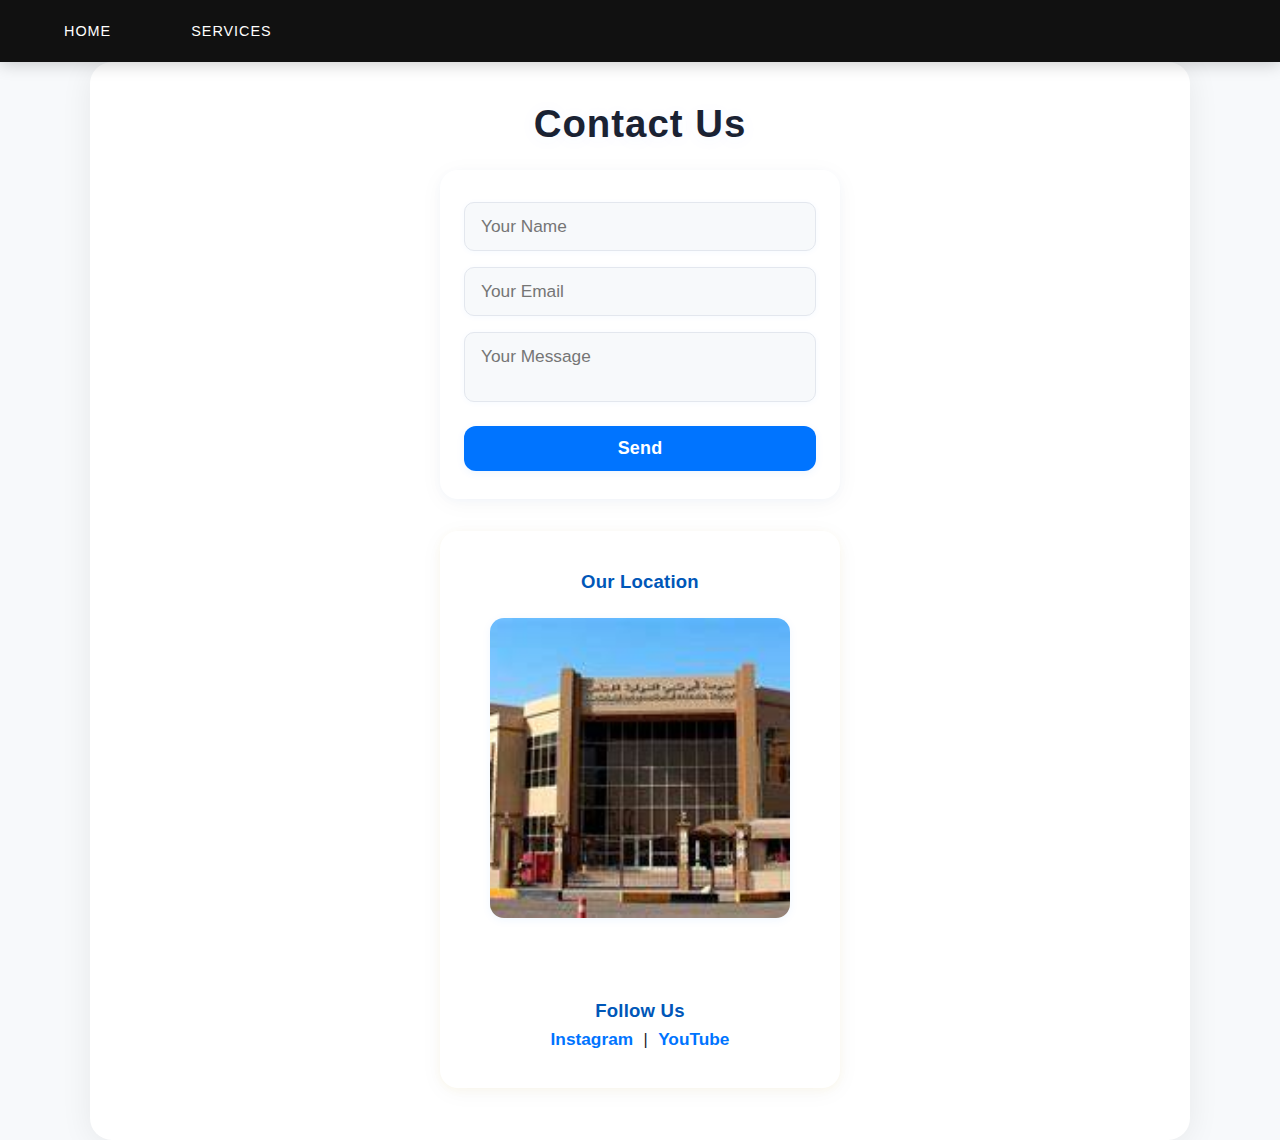
<file: contact.html>
<!DOCTYPE html>
<html lang="en">
<head>
    <meta charset="UTF-8">
    <meta name="viewport" content="width=device-width, initial-scale=1.0">
    <title>Contact - UAE Website</title>
    <link rel="stylesheet" href="style.css">
    <link rel="stylesheet" href="contact.css">
</head>
<body>
    <nav class="navbar">
        <ul>
            <li><a href="index.html">HOME</a></li>
            <li><a href="services.html">SERVICES</a></li>
            
        </ul>
    </nav>
    <main class="main-section">
        <h1>Contact Us</h1>
        <form class="contact-form">
            <input type="text" placeholder="Your Name" required>
            <input type="email" placeholder="Your Email" required>
            <textarea placeholder="Your Message" required></textarea>
            <button type="submit">Send</button>
        </form>
        <div class="contact-info">
            <h2>Our Location</h2>
            <a href="https://www.bing.com/maps?&ty=18&q=Abu%20Dhabi%20International%20School%2C%2015%203rd%20Street%2C%20Abu%20Dhabi%2C%20United%20Arab%20Emirates&ss=ypid.YN8003x3580872422519499622&mb=24.467453~54.356704~24.457512~54.373355&description=15%203rd%20Street%2C%20Abu%20Dhabi%2C%20Emirate%20of%20Abu%20Dhabi%2020048%C2%B7Private%20school&cardbg=%2388979C&dt=1745215200000&tt=Abu%20Dhabi%20International%20School&tsts1=%2526ty%253D18%2526q%253DAbu%252520Dhabi%252520International%252520School%25252C%25252015%2525203rd%252520Street%25252C%252520Abu%252520Dhabi%25252C%252520United%252520Arab%252520Emirates%2526ss%253Dypid.YN8003x3580872422519499622%2526mb%253D24.467453~54.356704~24.457512~54.373355%2526description%253D15%2525203rd%252520Street%25252C%252520Abu%252520Dhabi%25252C%252520Emirate%252520of%252520Abu%252520Dhabi%25252020048%2525C2%2525B7Private%252520school%2526cardbg%253D%25252388979C%2526dt%253D1745215200000&tstt1=Abu%20Dhabi%20International%20School&cp=24.462559~54.363811&lvl=16.99971&pi=0&ftst=1&ftics=True&v=2&sV=2&form=S00027" target="_blank" rel="noopener">
                <img src="images/AIS MBZ.jpg" alt="UAE Map" class="contact-map large-map">
            </a>
            <div style="margin: 16px 0; width:100%; max-width:340px;">
                <iframe
                    src="https://www.bing.com/maps?&ty=18&q=Abu%20Dhabi%20International%20School%2C%2015%203rd%20Street%2C%20Abu%20Dhabi%2C%20United%20Arab%20Emirates&ss=ypid.YN8003x3580872422519499622&mb=24.467453~54.356704~24.457512~54.373355&description=15%203rd%20Street%2C%20Abu%20Dhabi%2C%20Emirate%20of%20Abu%20Dhabi%2020048%C2%B7Private%20school&cardbg=%2388979C&dt=1745215200000&tt=Abu%20Dhabi%20International%20School&tsts1=%2526ty%253D18%2526q%253DAbu%252520Dhabi%252520International%252520School%25252C%25252015%2525203rd%252520Street%25252C%252520Abu%252520Dhabi%25252C%252520United%252520Arab%252520Emirates%2526ss%253Dypid.YN8003x3580872422519499622%2526mb%253D24.467453~54.356704~24.457512~54.373355%2526description%253D15%2525203rd%252520Street%25252C%252520Abu%252520Dhabi%25252C%252520Emirate%252520of%252520Abu%252520Dhabi%25252020048%2525C2%2525B7Private%252520school%2526cardbg%253D%25252388979C%2526dt%253D1745215200000&tstt1=Abu%20Dhabi%20International%20School&cp=24.462559~54.363811&lvl=16.99971&pi=0&ftst=1&ftics=True&v=2&sV=2&form=S00027"
                    width="0%"
                    height="0"
                    style="border:0; border-radius:12px; box-shadow:0 2px 10px #0074ff11;"
                    allowfullscreen=""
                    loading="lazy"
                    referrerpolicy="no-referrer-when-downgrade"
                    title="Abu Dhabi International School Map">
                </iframe>
            </div>
            <h2>Follow Us</h2>
            <p>
                <a href="#" class="social-icon">Instagram</a> |
                <a href="#" class="social-icon">YouTube</a>
            </p>
            <p class="credit"></p>
        </div>
    </main>
</body>
</html>
</file>
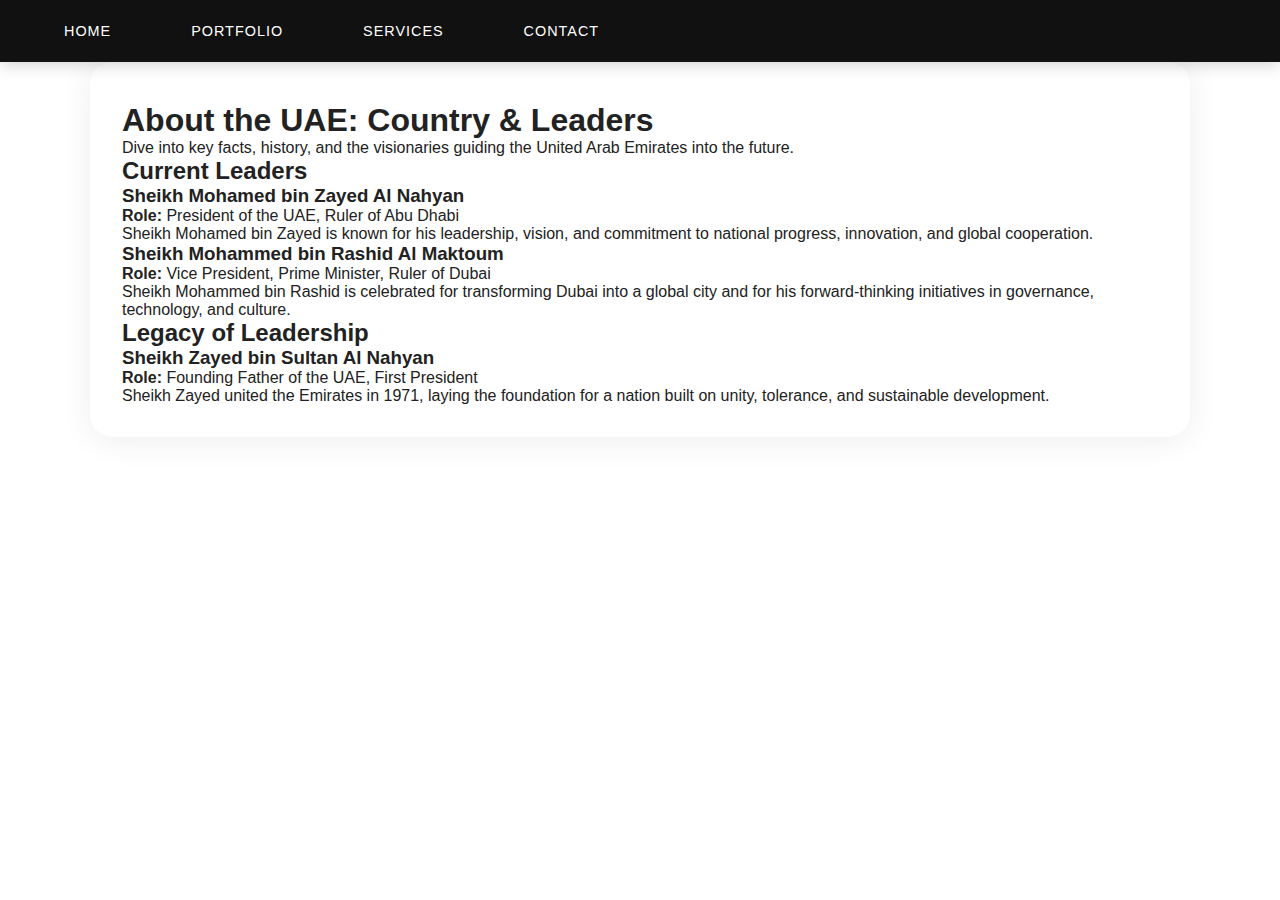
<file: Discover_uae_leaders.html>
<!DOCTYPE html>
<html lang="en">
<head>
    <meta charset="UTF-8">
    <meta name="viewport" content="width=device-width, initial-scale=1.0">
    <title>UAE: Country & Leaders</title>
    <link rel="stylesheet" href="style.css">
</head>
<body>
    <nav class="navbar">
        <ul>
            <li><a href="index.html">HOME</a></li>
            <li><a href="#portfolio">PORTFOLIO</a></li>
            <li><a href="#services">SERVICES</a></li>
            <li><a href="#contact">CONTACT</a></li>
        </ul>
    </nav>
    <main class="main-section">
        <section class="leaders-hero">
            <h1>About the UAE: Country & Leaders</h1>
            <p>Dive into key facts, history, and the visionaries guiding the United Arab Emirates into the future.</p>
        </section>
        <section class="leaders-list">
            <h2>Current Leaders</h2>
            <div class="leader-profile">
                <h3>Sheikh Mohamed bin Zayed Al Nahyan</h3>
                <p><strong>Role:</strong> President of the UAE, Ruler of Abu Dhabi</p>
                <p>Sheikh Mohamed bin Zayed is known for his leadership, vision, and commitment to national progress, innovation, and global cooperation.</p>
            </div>
            <div class="leader-profile">
                <h3>Sheikh Mohammed bin Rashid Al Maktoum</h3>
                <p><strong>Role:</strong> Vice President, Prime Minister, Ruler of Dubai</p>
                <p>Sheikh Mohammed bin Rashid is celebrated for transforming Dubai into a global city and for his forward-thinking initiatives in governance, technology, and culture.</p>
            </div>
        </section>
        <section class="leaders-legacy">
            <h2>Legacy of Leadership</h2>
            <div class="leader-profile">
                <h3>Sheikh Zayed bin Sultan Al Nahyan</h3>
                <p><strong>Role:</strong> Founding Father of the UAE, First President</p>
                <p>Sheikh Zayed united the Emirates in 1971, laying the foundation for a nation built on unity, tolerance, and sustainable development.</p>
            </div>
        </section>
    </main>
</body>
</html>
</file>
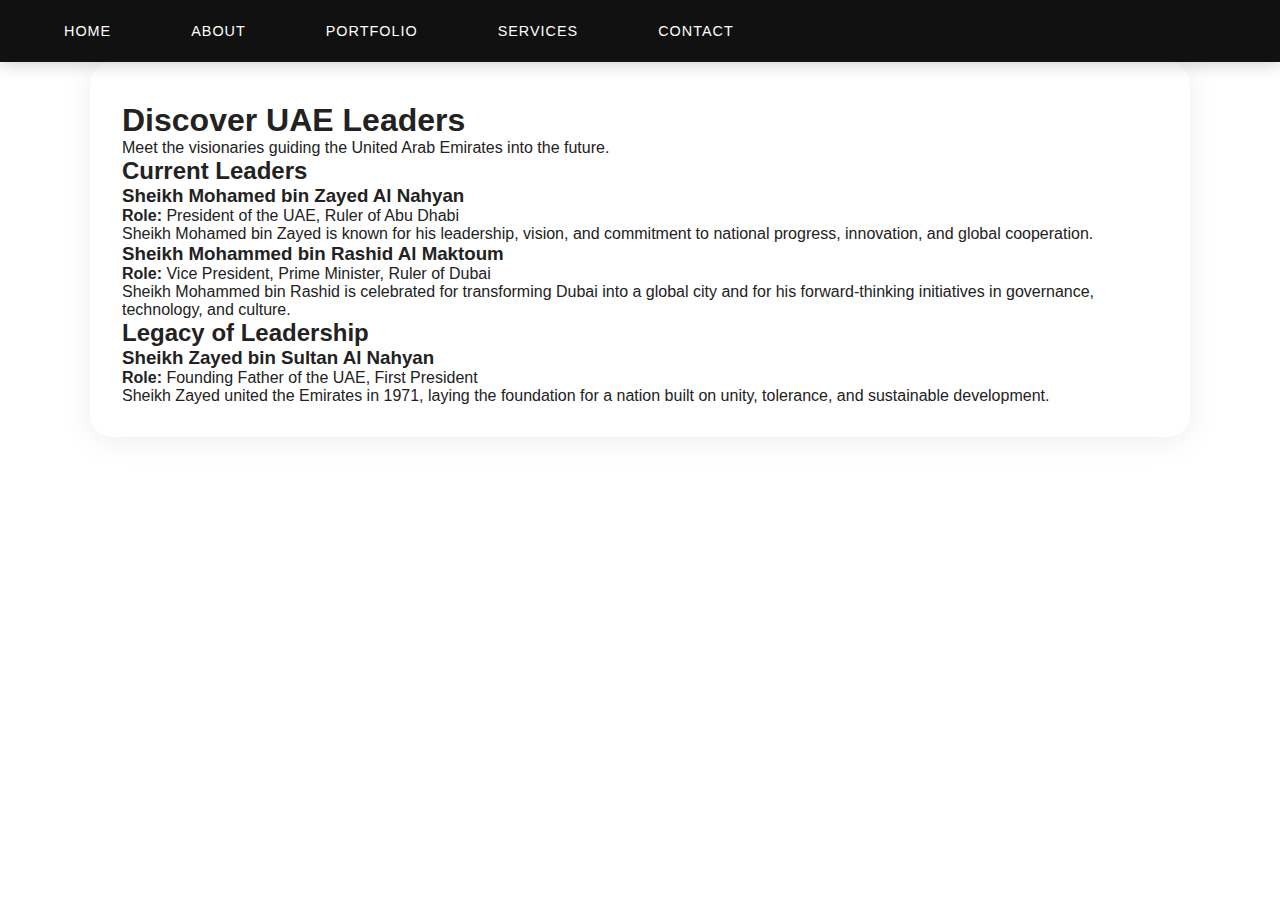
<file: rulers.html>
<!DOCTYPE html>
<html lang="en">
<head>
    <meta charset="UTF-8">
    <meta name="viewport" content="width=device-width, initial-scale=1.0">
    <title>Discover UAE Leaders</title>
    <link rel="stylesheet" href="style.css">
</head>
<body>
    <nav class="navbar">
        <ul>
            <li><a href="index.html">HOME</a></li>
            <li><a href="about.html">ABOUT</a></li>
            <li><a href="#portfolio">PORTFOLIO</a></li>
            <li><a href="#services">SERVICES</a></li>
            <li><a href="#contact">CONTACT</a></li>
        </ul>
    </nav>
    <main class="main-section">
        <section class="leaders-hero">
            <h1>Discover UAE Leaders</h1>
            <p>Meet the visionaries guiding the United Arab Emirates into the future.</p>
        </section>
        <section class="leaders-list">
            <h2>Current Leaders</h2>
            <div class="leader-profile">
                <h3>Sheikh Mohamed bin Zayed Al Nahyan</h3>
                <p><strong>Role:</strong> President of the UAE, Ruler of Abu Dhabi</p>
                <p>Sheikh Mohamed bin Zayed is known for his leadership, vision, and commitment to national progress, innovation, and global cooperation.</p>
            </div>
            <div class="leader-profile">
                <h3>Sheikh Mohammed bin Rashid Al Maktoum</h3>
                <p><strong>Role:</strong> Vice President, Prime Minister, Ruler of Dubai</p>
                <p>Sheikh Mohammed bin Rashid is celebrated for transforming Dubai into a global city and for his forward-thinking initiatives in governance, technology, and culture.</p>
            </div>
        </section>
        <section class="leaders-legacy">
            <h2>Legacy of Leadership</h2>
            <div class="leader-profile">
                <h3>Sheikh Zayed bin Sultan Al Nahyan</h3>
                <p><strong>Role:</strong> Founding Father of the UAE, First President</p>
                <p>Sheikh Zayed united the Emirates in 1971, laying the foundation for a nation built on unity, tolerance, and sustainable development.</p>
            </div>
        </section>
    </main>
    <script src="script.js"></script>
</body>
</html>
</file>
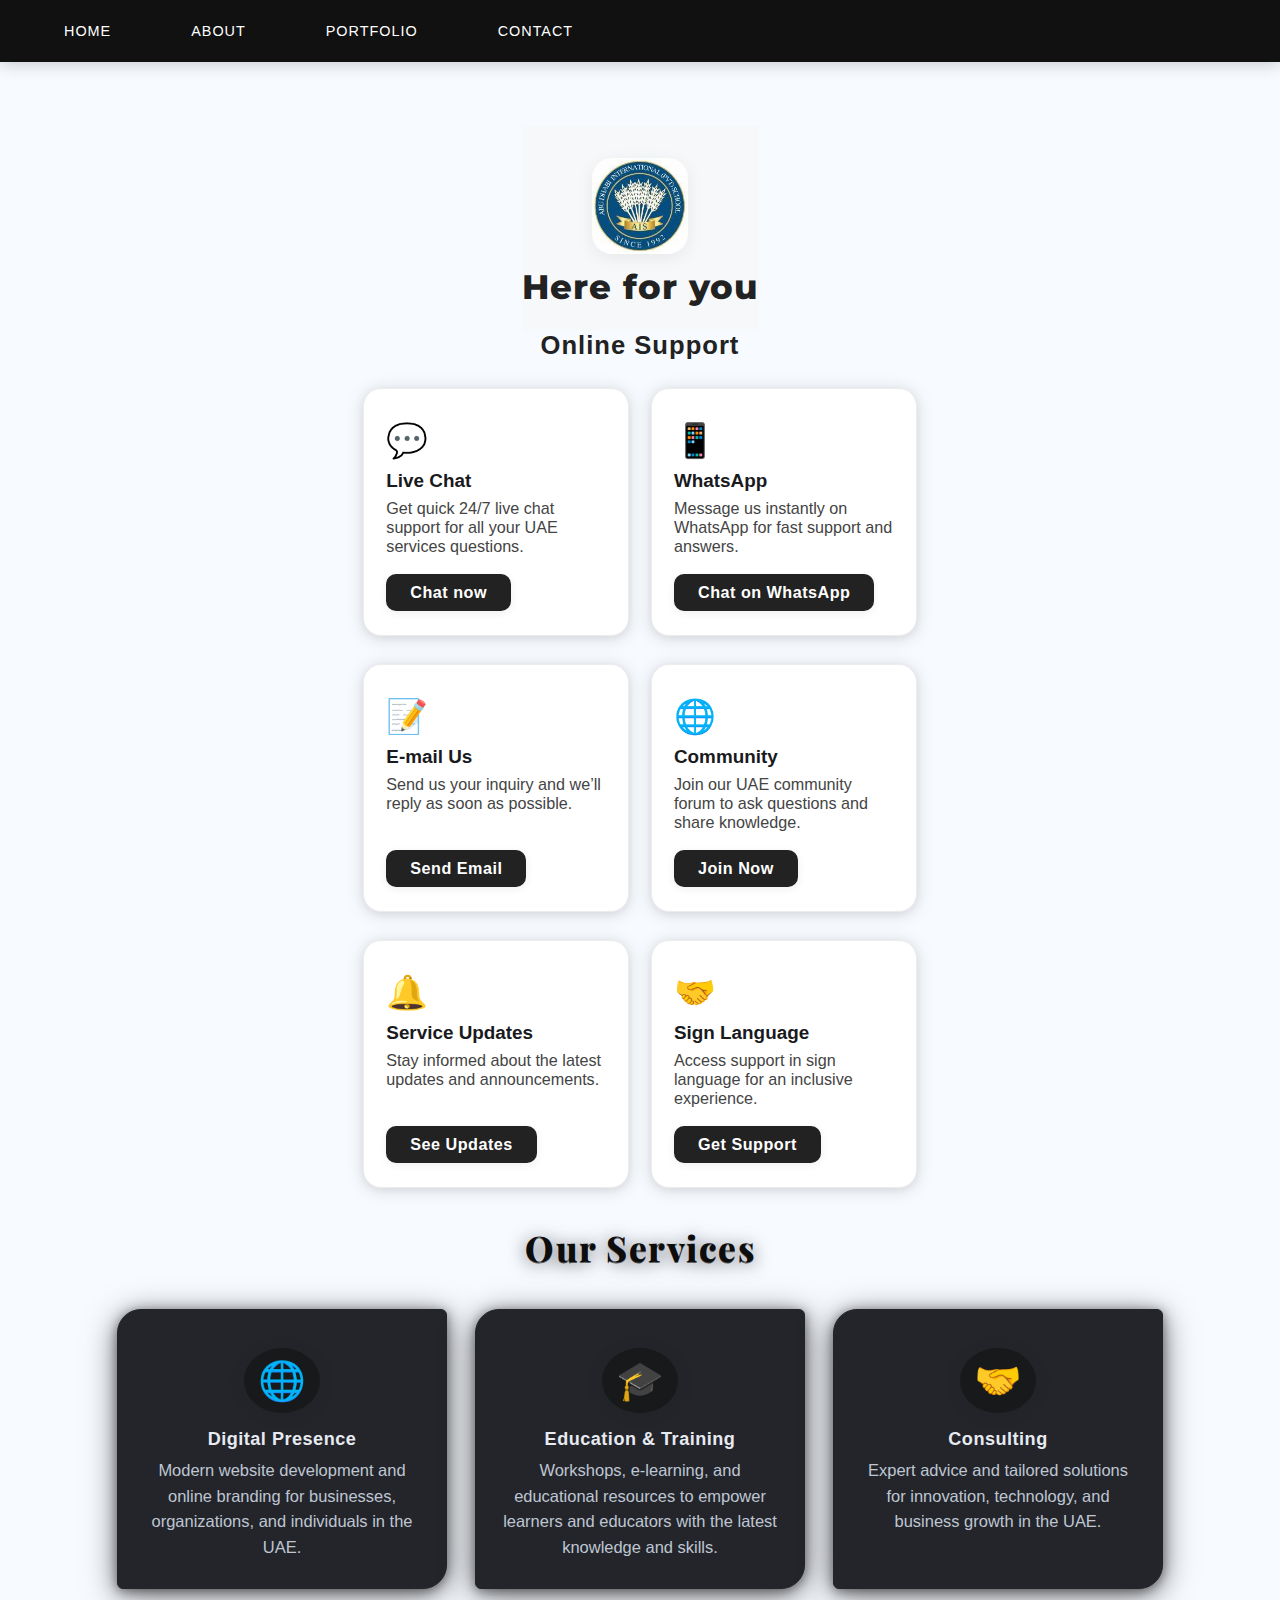
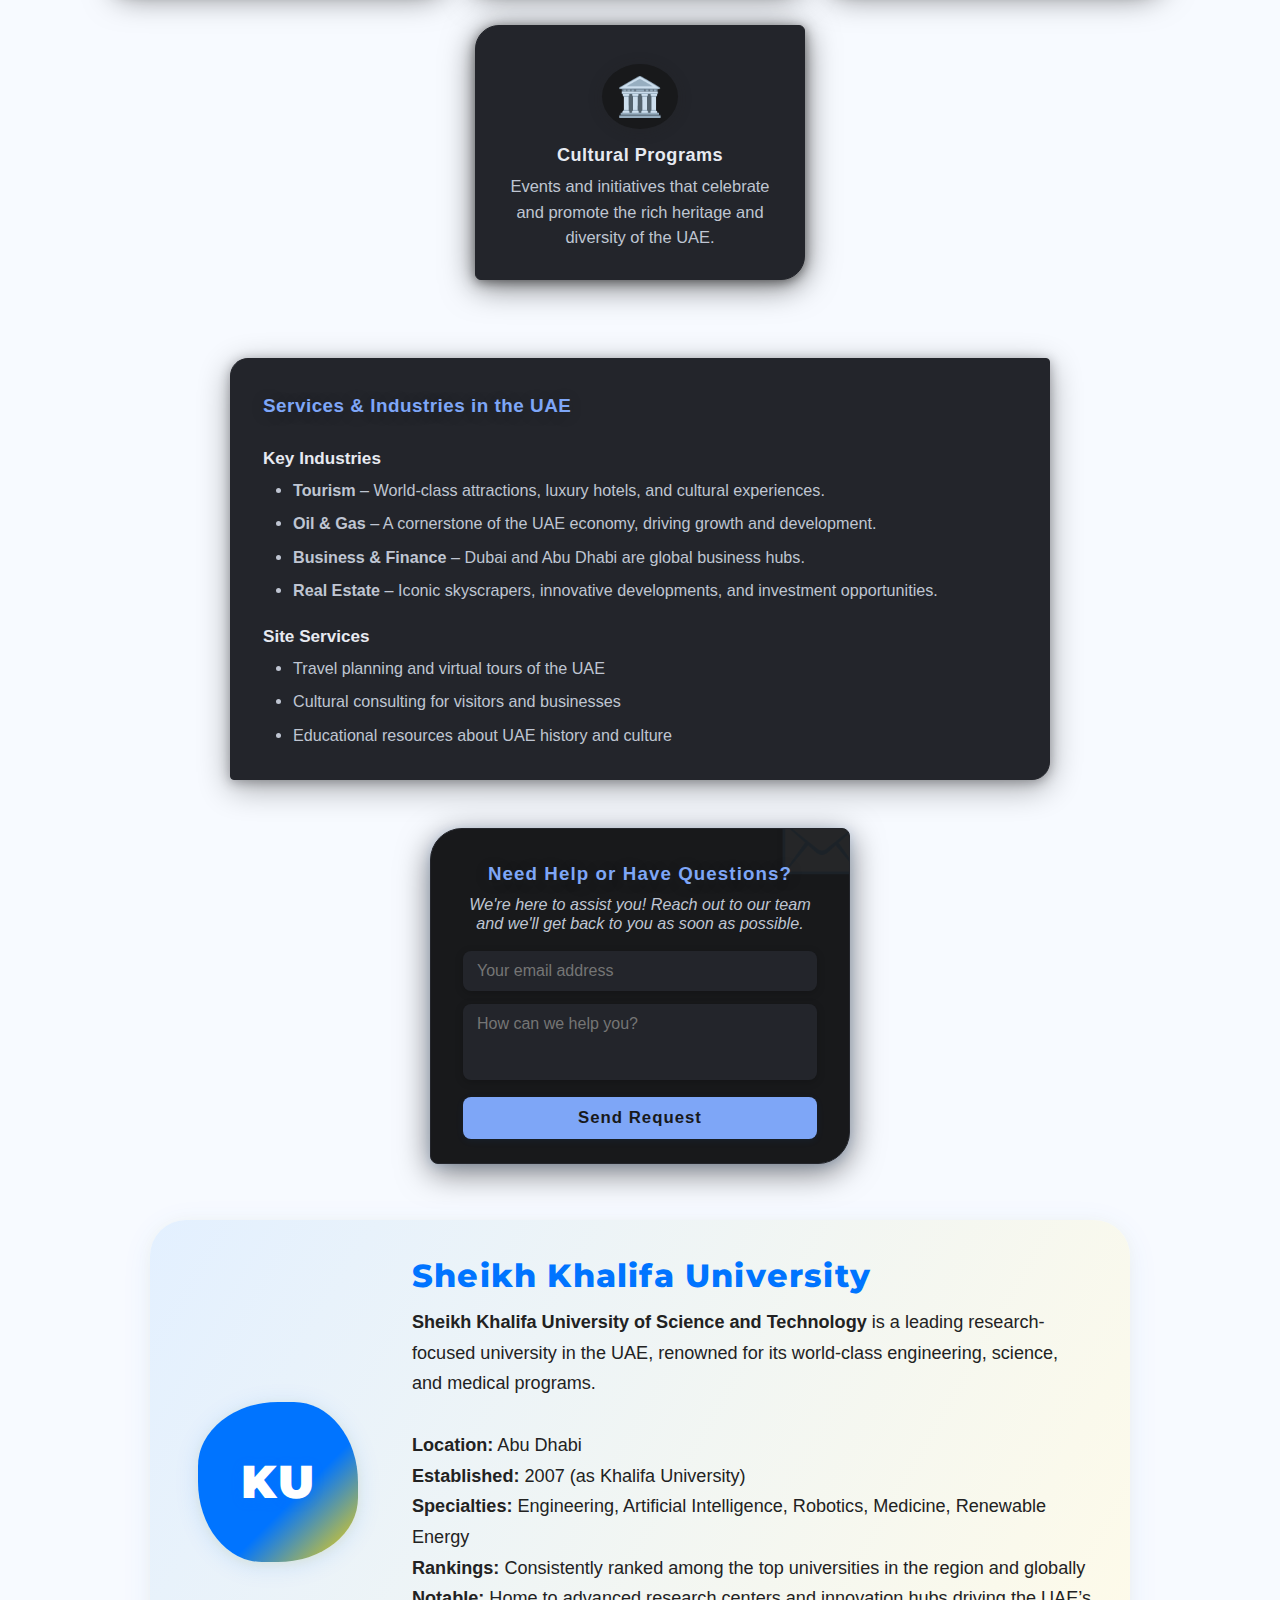
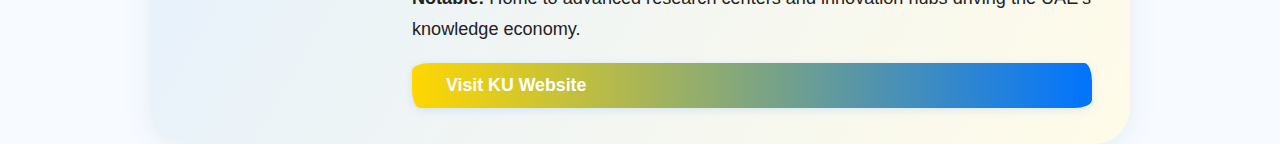
<file: services.html>
<!DOCTYPE html>
<html lang="en">
<head>
    <meta charset="UTF-8">
    <meta name="viewport" content="width=device-width, initial-scale=1.0">
    <title>UAE Services</title>
    <link rel="stylesheet" href="style.css">
    <link rel="stylesheet" href="services.css">
    <link href="https://fonts.googleapis.com/css2?family=Montserrat:wght@900&family=Playfair+Display:wght@800&display=swap" rel="stylesheet">
</head>
<body>
    <nav class="navbar">
        <ul>
            <li><a href="index.html">HOME</a></li>
            <li><a href="about.html">ABOUT</a></li>
            <li><a href="portfolio.html">PORTFOLIO</a></li>
            <li><a href="contact.html">CONTACT</a></li>
        </ul>
    </nav>
    <main class="services-main">
        <section class="services-hero">
            <img src="images/ais logo.jpg" alt="UAE Services Support" class="services-hero-img">
            <h1 class="services-hero-title">Here for you</h1>
        </section>
        <section class="services-support">
            <h2 class="services-support-title">Online Support</h2>
            <div class="services-support-grid">
                <div class="support-card">
                    <div class="support-card-icon">💬</div>
                    <div class="support-card-title">Live Chat</div>
                    <div class="support-card-desc">Get quick 24/7 live chat support for all your UAE services questions.</div>
                    <a href="#" class="support-card-btn">Chat now</a>
                </div>
                <div class="support-card">
                    <div class="support-card-icon">📱</div>
                    <div class="support-card-title">WhatsApp</div>
                    <div class="support-card-desc">Message us instantly on WhatsApp for fast support and answers.</div>
                    <a href="#" class="support-card-btn">Chat on WhatsApp</a>
                </div>
                <div class="support-card">
                    <div class="support-card-icon">📝</div>
                    <div class="support-card-title">E-mail Us</div>
                    <div class="support-card-desc">Send us your inquiry and we’ll reply as soon as possible.</div>
                    <a href="#" class="support-card-btn">Send Email</a>
                </div>
                <div class="support-card">
                    <div class="support-card-icon">🌐</div>
                    <div class="support-card-title">Community</div>
                    <div class="support-card-desc">Join our UAE community forum to ask questions and share knowledge.</div>
                    <a href="#" class="support-card-btn">Join Now</a>
                </div>
                <div class="support-card">
                    <div class="support-card-icon">🔔</div>
                    <div class="support-card-title">Service Updates</div>
                    <div class="support-card-desc">Stay informed about the latest updates and announcements.</div>
                    <a href="#" class="support-card-btn">See Updates</a>
                </div>
                <div class="support-card">
                    <div class="support-card-icon">🤝</div>
                    <div class="support-card-title">Sign Language</div>
                    <div class="support-card-desc">Access support in sign language for an inclusive experience.</div>
                    <a href="#" class="support-card-btn">Get Support</a>
                </div>
            </div>
        </section>
        <h1 class="services-title">Our Services</h1>
        <div class="services-grid">
            <div class="service-card fade-in-on-scroll">
                <div class="service-icon">🌐</div>
                <h2 class="service-heading">Digital Presence</h2>
                <p class="service-desc">Modern website development and online branding for businesses, organizations, and individuals in the UAE.</p>
            </div>
            <div class="service-card fade-in-on-scroll">
                <div class="service-icon">🎓</div>
                <h2 class="service-heading">Education & Training</h2>
                <p class="service-desc">Workshops, e-learning, and educational resources to empower learners and educators with the latest knowledge and skills.</p>
            </div>
            <div class="service-card fade-in-on-scroll">
                <div class="service-icon">🤝</div>
                <h2 class="service-heading">Consulting</h2>
                <p class="service-desc">Expert advice and tailored solutions for innovation, technology, and business growth in the UAE.</p>
            </div>
            <div class="service-card fade-in-on-scroll">
                <div class="service-icon">🏛️</div>
                <h2 class="service-heading">Cultural Programs</h2>
                <p class="service-desc">Events and initiatives that celebrate and promote the rich heritage and diversity of the UAE.</p>
            </div>
        </div>
        <section class="services-info-card fade-in-on-scroll">
            <h2 class="services-info-title">Services & Industries in the UAE</h2>
            <h3>Key Industries</h3>
            <ul>
                <li><strong>Tourism</strong> – World-class attractions, luxury hotels, and cultural experiences.</li>
                <li><strong>Oil & Gas</strong> – A cornerstone of the UAE economy, driving growth and development.</li>
                <li><strong>Business & Finance</strong> – Dubai and Abu Dhabi are global business hubs.</li>
                <li><strong>Real Estate</strong> – Iconic skyscrapers, innovative developments, and investment opportunities.</li>
            </ul>
            <h3>Site Services</h3>
            <ul>
                <li>Travel planning and virtual tours of the UAE</li>
                <li>Cultural consulting for visitors and businesses</li>
                <li>Educational resources about UAE history and culture</li>
            </ul>
        </section>
        <section class="help-email-card fade-in-on-scroll">
            <h2 class="help-email-title">Need Help or Have Questions?</h2>
            <p class="help-email-desc">We're here to assist you! Reach out to our team and we'll get back to you as soon as possible.</p>
            <form class="help-email-form" autocomplete="off">
                <input type="email" class="help-email-input" placeholder="Your email address" required>
                <textarea class="help-email-message" rows="3" placeholder="How can we help you?" required></textarea>
                <button type="submit" class="help-email-btn">Send Request</button>
            </form>
        </section>
        <section class="service-featured fade-in-on-scroll">
            <div class="service-featured-img-col">
                <div class="service-featured-img-wrapper">
                    <div class="service-featured-img-placeholder">KU</div>
                </div>
            </div>
            <div class="service-featured-info-col">
                <h2 class="service-featured-title">Sheikh Khalifa University</h2>
                <p class="service-featured-desc">
                    <b>Sheikh Khalifa University of Science and Technology</b> is a leading research-focused university in the UAE, renowned for its world-class engineering, science, and medical programs.<br><br>
                    <b>Location:</b> Abu Dhabi<br>
                    <b>Established:</b> 2007 (as Khalifa University)<br>
                    <b>Specialties:</b> Engineering, Artificial Intelligence, Robotics, Medicine, Renewable Energy<br>
                    <b>Rankings:</b> Consistently ranked among the top universities in the region and globally<br>
                    <b>Notable:</b> Home to advanced research centers and innovation hubs driving the UAE’s knowledge economy.<br>
                </p>
                <a href="https://www.ku.ac.ae/" target="_blank" class="service-featured-btn">Visit KU Website</a>
            </div>
        </section>
    </main>
</body>
</html>
</file>
<file: style.css>
* {
    margin: 0;
    padding: 0;
    box-sizing: border-box;
    font-family: 'Segoe UI', Arial, sans-serif;
}

body {
    margin: 0;
    padding: 0;
    min-height: 100vh;
    overflow-x: hidden;
    background: #fff;
    color: #222;
}

.navbar {
    display: flex;
    justify-content: space-between;
    align-items: center;
    background: #18191b;
    padding: 0 40px;
    height: 62px;
    box-shadow: 0 2px 16px #0002;
    position: relative;
    z-index: 100;
}

.navbar ul {
    display: flex;
    gap: 32px;
    list-style: none;
    margin: 0;
    padding: 0;
}

.navbar ul li {
    margin: 0 1.5rem;
}

.navbar ul li a {
    color: #fff;
    text-decoration: none;
    font-size: 0.9rem;
    letter-spacing: 1px;
    transition: all 0.3s ease;
    position: relative;
    padding: 5px 0;
}

.navbar ul li a::after {
    content: '';
    position: absolute;
    bottom: 0;
    left: 0;
    width: 0;
    height: 2px;
    background: #fff;
    transition: width 0.3s ease;
}

.navbar ul li a:hover::after,
.navbar ul li a.active::after {
    width: 100%;
}

.navbar ul li a.active {
    font-weight: bold;
    color: #ffd700;
    background: rgba(255, 255, 255, 0.1);
    border-radius: 4px;
    padding: 5px 12px;
    box-shadow: 0 2px 10px rgba(0,0,0,0.08);
    text-decoration: underline;
}

.navbar-profile {
    display: flex;
    align-items: center;
    gap: 12px;
    position: absolute;
    right: 32px;
    top: 50%;
    transform: translateY(-50%);
}

.navbar-name {
    color: #fff;
    font-weight: 600;
    font-size: 1.08rem;
    letter-spacing: 0.5px;
    margin-right: 6px;
}

.navbar-logo {
    width: 38px;
    height: 38px;
    border-radius: 50%;
    background: #fff;
    box-shadow: 0 2px 8px #0074ff22;
    object-fit: cover;
    border: 2px solid #ffd700;
}

.hero-section {
    position: relative;
    overflow: hidden;
    text-align: center;
}

.hero-bg, .hero-overlay {
    position: absolute;
    top: 0; left: 0; width: 100%; height: 100%;
    background-size: cover;
    background-position: center;
    background-repeat: no-repeat;
    z-index: 1;
    transition: opacity 0.7s cubic-bezier(0.4,0,0.2,1), transform 0.7s cubic-bezier(0.4,0,0.2,1);
    opacity: 1;
    transform: scale(1);
    pointer-events: none;
    will-change: opacity, transform;
}

.hero-overlay.effect-out {
    opacity: 0;
    transform: scale(1.08);
}

.hero-overlay.effect-in {
    opacity: 1;
    transform: scale(1);
}

.hero-overlay {
    z-index: 2;
}

.hero-overlay::after {
    content: '';
    position: absolute;
    top: 0; left: 0; width: 100%; height: 100%;
    background: rgba(0,0,0,0.35);
    pointer-events: none;
    z-index: 3;
}

.hero-bg.slide-out {
    transform: translateX(-100%);
    opacity: 0;
}

.hero-overlay.slide-in {
    transform: translateX(0);
    opacity: 1;
}

.hero-overlay.prep {
    transform: translateX(100%);
    opacity: 1;
}

.hero-section > *:not(.hero-bg):not(.hero-overlay) {
    position: relative;
    z-index: 3;
}

.hero-section h1, .hero-section p, .hero-section button {
    color: #fff;
}

.hero-section h1 {
    font-size: 3rem;
    font-weight: 800;
    margin-bottom: 18px;
}

.hero-section p {
    font-size: 1.13rem;
    margin-bottom: 28px;
}

.hero-section button {
    background: transparent;
    border: 2px solid #fff;
    border-radius: 6px;
    padding: 14px 38px;
    font-size: 1.07rem;
    font-weight: 600;
    letter-spacing: 1px;
    cursor: pointer;
    transition: background 0.2s, color 0.2s;
}

.hero-section button:hover {
    background: #fff;
    color: #222;
}

.slider {
    position: fixed;
    top: 0;
    right: -400px;
    width: 400px;
    height: 100vh;
    background: rgba(255, 255, 255, 0.95);
    box-shadow: -4px 0 24px rgba(0,0,0,0.15);
    display: flex;
    flex-direction: column;
    align-items: center;
    justify-content: center;
    transition: right 0.5s cubic-bezier(.77,0,.18,1);
    z-index: 1000;
}

.slider.open {
    right: 0;
}

.slide {
    display: flex;
    flex-direction: column;
    align-items: center;
    margin: 2rem 0;
    animation: fadeIn 0.7s;
}

.slide img {
    width: 180px;
    height: 180px;
    border-radius: 50%;
    object-fit: cover;
    margin-bottom: 1rem;
    border: 3px solid #fff;
    box-shadow: 0 4px 15px rgba(0,0,0,0.2);
}

.slide span {
    font-size: 1.2rem;
    color: #000;
    font-weight: bold;
    text-align: center;
}

@keyframes fadeIn {
    from { opacity: 0; transform: translateY(40px); }
    to { opacity: 1; transform: translateY(0); }
}

.section-title {
    text-align: center;
    font-size: 2.4rem;
    font-weight: bold;
    margin-top: 2.5rem;
    margin-bottom: 0.5rem;
    color: #222;
}

.section-subtitle {
    text-align: center;
    margin-bottom: 2.5rem;
    color: #555;
    font-size: 1.15rem;
}

.ruler-cards {
    display: flex;
    flex-wrap: wrap;
    justify-content: center;
    gap: 2.5rem;
    margin-bottom: 3rem;
}

.ruler-card {
    background: #fff;
    border-radius: 18px;
    box-shadow: 0 4px 24px rgba(0,0,0,0.09);
    padding: 2.2rem 1.5rem 1.8rem 1.5rem;
    max-width: 360px;
    flex: 1 1 320px;
    display: flex;
    flex-direction: column;
    align-items: center;
    transition: transform 0.2s;
}

.ruler-card:hover {
    transform: translateY(-8px) scale(1.03);
    box-shadow: 0 8px 32px rgba(0,0,0,0.13);
}

.ruler-img {
    width: 200px;
    height: 200px;
    object-fit: cover;
    border-radius: 12px;
    box-shadow: 0 2px 14px rgba(0,0,0,0.13);
    margin-bottom: 1.2rem;
    background: #f0f0f0;
}

.ruler-card h2 {
    font-size: 1.3rem;
    margin-bottom: 0.7rem;
    margin-top: 0.3rem;
    color: #0a3d62;
    text-align: center;
}

.ruler-card p {
    color: #444;
    text-align: center;
    font-size: 1.05rem;
}

.rulers-hero-simple {
    width: 100%;
    background: #fff;
    padding: 4rem 0 2.5rem 0;
    display: flex;
    align-items: center;
    justify-content: center;
    border-bottom: 1px solid #f0f0f0;
}

.rulers-hero-content {
    display: flex;
    flex-direction: row;
    justify-content: space-between;
    align-items: flex-end;
    width: 90%;
    max-width: 1200px;
}

.rulers-hero-title {
    font-size: 3.6rem;
    font-weight: 700;
    color: #111;
    letter-spacing: -1px;
    margin-right: 2.5rem;
    line-height: 1.1;
}

.rulers-hero-tagline {
    font-size: 1.6rem;
    color: #444;
    font-weight: 400;
    margin-left: auto;
    white-space: nowrap;
}

.rulers-main-light {
    background: #fafbfc;
    padding-top: 2.5rem;
}

.rulers-banner-iframe-wrapper {
    position: relative;
    width: 100%;
    height: 600px;
    overflow: hidden;
    margin-bottom: 0;
}

.rulers-banner-iframe {
    position: absolute;
    top: 0;
    left: 0;
    width: 100%;
    height: 100%;
    border: none;
}

.rulers-banner-overlay {
    position: absolute;
    top: 0;
    left: 0;
    width: 100%;
    height: 100%;
    background: rgba(0,0,0,0.35);
    pointer-events: none;
}

.rulers-banner-img-wrapper {
    display: flex;
    justify-content: center;
    margin-bottom: 2.5rem;
}

.rulers-banner-img {
    max-width: 100%;
    height: auto;
    border-radius: 18px;
    box-shadow: 0 4px 18px rgba(0,0,0,0.10);
}

.main-section {
    margin-top: 0;
    background: #fff;
    border-radius: 22px;
    box-shadow: 0 4px 32px rgba(0,0,0,0.07);
    padding: 2.5rem 2rem 2rem 2rem;
    max-width: 1100px;
    margin-left: auto;
    margin-right: auto;
    position: relative;
    z-index: 2;
}

.carousel-section {
    width: 100%;
    max-width: 1300px;
    margin: 0 auto 3.5rem auto;
    padding: 0 2rem;
    background: none;
}

.carousel-title {
    font-size: 2rem;
    font-weight: 700;
    color: #222;
    margin-bottom: 2.2rem;
    margin-left: 0.2rem;
}

.carousel-wrapper {
    display: flex;
    align-items: center;
    position: relative;
}

.carousel {
    display: flex;
    justify-content: center;
    align-items: stretch;
    gap: 2.5rem;
    width: 100%;
    max-width: 1000px;
    margin: 0 auto;
}

.carousel-card {
    background: #fff;
    border-radius: 22px;
    box-shadow: 0 4px 24px rgba(0,0,0,0.09);
    width: 400px;
    height: 410px;
    min-width: 400px;
    max-width: 400px;
    flex: 1 1 400px;
    display: flex;
    flex-direction: column;
    align-items: flex-start;
    transition: transform 0.3s, box-shadow 0.3s;
    margin-bottom: 1.5rem;
    cursor: grab;
    position: relative;
    overflow: hidden;
}

.carousel-card img {
    width: 100%;
    height: 100%;
    object-fit: cover;
    border-radius: 22px;
    transition: filter 0.4s cubic-bezier(.77,0,.18,1), transform 0.4s cubic-bezier(.77,0,.18,1);
}

.carousel-card-overlay {
    position: absolute;
    top: 0; left: 0;
    width: 100%; height: 100%;
    background: rgba(0,0,0,0.68);
    color: #fff;
    opacity: 0;
    display: flex;
    align-items: center;
    justify-content: center;
    transition: opacity 0.4s cubic-bezier(.77,0,.18,1);
    pointer-events: none;
}

.carousel-card:hover img {
    filter: blur(2px) brightness(0.7) grayscale(0.2);
    transform: scale(1.07);
}

.carousel-card:hover .carousel-card-overlay {
    opacity: 1;
    pointer-events: auto;
}

.carousel-card-overlay-content {
    text-align: center;
}

.carousel-card-overlay-content h3 {
    font-size: 1.3rem;
    font-weight: 600;
    margin-bottom: 1.1rem;
    color: #fff;
}

.carousel-read-more-btn {
    background: #fff;
    color: #111;
    border: none;
    border-radius: 24px;
    font-size: 1rem;
    padding: 0.65rem 1.7rem;
    font-weight: 600;
    cursor: pointer;
    transition: background 0.2s, color 0.2s;
    outline: none;
}

.carousel-read-more-btn:hover {
    background: #ffd700;
    color: #222;
}

.carousel-arrow {
    background: #fff;
    border: none;
    border-radius: 50%;
    width: 44px;
    height: 44px;
    box-shadow: 0 2px 10px rgba(0,0,0,0.08);
    font-size: 2rem;
    color: #222;
    cursor: pointer;
    display: flex;
    align-items: center;
    justify-content: center;
    position: absolute;
    top: 50%;
    transform: translateY(-50%);
    z-index: 2;
    transition: background 0.2s;
}

.carousel-arrow.left {
    left: -22px;
}

.carousel-arrow.right {
    right: -22px;
}

.carousel-arrow:hover {
    background: #f0f0f0;
}

.hero.hero-map {
    display: flex;
    flex-direction: column;
    align-items: center;
    justify-content: center;
    background: #fff;
    padding: 2.5rem 0 1.2rem 0;
    position: relative;
    min-height: 420px;
}

.uae-map-img {
    width: 480px;
    max-width: 90vw;
    height: auto;
    border-radius: 24px;
    box-shadow: 0 8px 36px rgba(0,0,0,0.08);
    margin-bottom: 1.7rem;
}

.hero.hero-map .content {
    text-align: center;
}

.tourist-section {
    width: 100%;
    max-width: 1200px;
    margin: 2.5rem auto 0 auto;
    padding: 0 1rem 3rem 1rem;
}

.tourist-title {
    font-size: 2rem;
    font-weight: 700;
    color: #0a3d62;
    margin-bottom: 2.2rem;
    text-align: center;
}

.tourist-cards {
    display: flex;
    flex-wrap: wrap;
    justify-content: center;
    gap: 2.5rem;
}

.tourist-card {
    background: #fff;
    border-radius: 20px;
    box-shadow: 0 4px 24px rgba(0,0,0,0.09);
    width: 270px;
    overflow: hidden;
    transition: transform 0.33s cubic-bezier(.77,0,.18,1), box-shadow 0.33s cubic-bezier(.77,0,.18,1);
    cursor: pointer;
    position: relative;
}

.tourist-card img {
    width: 100%;
    height: 180px;
    object-fit: cover;
    transition: filter 0.33s cubic-bezier(.77,0,.18,1), transform 0.33s cubic-bezier(.77,0,.18,1);
}

.tourist-card-info {
    padding: 1.2rem 1.1rem 1.3rem 1.1rem;
    text-align: center;
}

.tourist-card h3 {
    font-size: 1.15rem;
    font-weight: 600;
    margin-bottom: 0.5rem;
    color: #0a3d62;
}

.tourist-card p {
    color: #444;
    font-size: 0.97rem;
    margin-bottom: 0;
}

.tourist-card:hover {
    transform: translateY(-14px) scale(1.045);
    box-shadow: 0 12px 36px rgba(0,0,0,0.13);
    z-index: 2;
}

.tourist-card:hover img {
    filter: brightness(0.8) blur(1px) grayscale(0.1);
    transform: scale(1.07);
}

.feature-section {
    width: 100%;
    max-width: 1200px;
    margin: 3.5rem auto 0 auto;
    padding: 0 1.2rem 3rem 1.2rem;
    background: none;
}

.feature-row {
    position: relative;
    background: transparent;
    transition: box-shadow 0.4s cubic-bezier(.77,0,.18,1), background 0.4s cubic-bezier(.77,0,.18,1);
    box-shadow: none;
    z-index: 1;
    display: flex;
    align-items: flex-start;
    justify-content: flex-start;
    gap: 0;
    background: none;
    border-radius: 0;
    padding: 0;
    margin-bottom: 2rem;
    flex-wrap: wrap;
    opacity: 0;
    transform: translateY(60px);
    will-change: opacity, transform;
}

.feature-row:hover {
    background: rgba(30, 30, 30, 0.10);
    box-shadow: 0 8px 36px rgba(0,0,0,0.18), 0 1.5px 8px rgba(0,0,0,0.12);
    border-radius: 22px;
    z-index: 2;
}

.feature-row-reverse {
    flex-direction: row-reverse;
}

.feature-row-reverse .feature-text {
    display: flex;
    flex-direction: column;
    align-items: flex-start !important;
    text-align: left !important;
    margin-left: 0;
    margin-right: 36px;
    width: 100%;
}

.feature-row-reverse .feature-text h2,
.feature-row-reverse .feature-text p {
    text-align: left !important;
    width: 100%;
}

.feature-image {
    position: relative;
    transition: box-shadow 0.4s cubic-bezier(.77,0,.18,1), background 0.4s cubic-bezier(.77,0,.18,1), transform 0.4s cubic-bezier(.77,0,.18,1);
    z-index: 1;
    flex: 0 0 620px;
    min-width: 320px;
    max-width: 620px;
    display: flex;
    align-items: center;
    justify-content: center;
    border-radius: 18px;
    overflow: hidden;
    margin-right: 48px;
    margin-left: 0;
    margin-top: 0;
    margin-bottom: 0;
}

.feature-image:hover {
    box-shadow: 0 8px 36px rgba(0,0,0,0.18), 0 1.5px 8px rgba(0,0,0,0.12);
    background: rgba(30, 30, 30, 0.10);
    border-radius: 18px;
    transform: scale(1.035);
    z-index: 2;
}

.feature-image img {
    width: 100%;
    height: 350px;
    max-height: 420px;
    object-fit: cover;
    border-radius: 0;
    background: #222;
    display: block;
    transition: filter 0.4s cubic-bezier(.77,0,.18,1), transform 0.4s cubic-bezier(.77,0,.18,1);
}

.feature-image:hover img {
    filter: brightness(0.93) saturate(1.08);
    transform: scale(1.03);
}

.feature-text {
    flex: 1 1 340px;
    min-width: 240px;
    color: #111;
    display: flex;
    flex-direction: column;
    justify-content: center;
    background: #f5f5f5;
    padding: 2.2rem 2rem;
    margin-left: 36px;
    margin-top: 30px;
    margin-bottom: 30px;
    border-radius: 18px;
    box-shadow: 0 4px 32px rgba(0,0,0,0.12);
}

.feature-text h2 {
    font-size: 2rem;
    font-weight: 700;
    margin-bottom: 1.2rem;
    color: #111;
}

.feature-text p {
    font-size: 1.08rem;
    color: #222;
    line-height: 1.6;
}

.feature-row-reverse .feature-text {
    text-align: left;
    align-items: flex-start;
    margin-left: 0;
    margin-right: 36px;
    width: 100%;
}

/* Samsung-style Feature Section */
.samsung-feature-section {
    width: 100%;
    background: #fff;
    display: flex;
    justify-content: center;
    align-items: center;
    padding: 60px 0 40px 0;
}

.samsung-feature-row {
    display: flex;
    align-items: center;
    max-width: 1100px;
    width: 100%;
    gap: 48px;
    margin: 0 auto;
}

.samsung-feature-row-reverse {
    flex-direction: row-reverse;
}

.samsung-feature-text {
    flex: 1 1 380px;
    min-width: 260px;
    background: transparent;
    border-radius: 16px;
    box-shadow: none;
    padding: 2.5rem 2rem;
    margin: 0;
    color: #222;
}

.samsung-feature-text h2 {
    font-size: 2rem;
    font-weight: 700;
    margin-bottom: 1.2rem;
    color: #181818;
}

.samsung-feature-text p {
    font-size: 1.13rem;
    color: #222;
    line-height: 1.6;
}

.samsung-feature-image {
    flex: 1 1 480px;
    display: flex;
    justify-content: center;
    align-items: center;
}

.samsung-feature-image img {
    width: 100%;
    max-width: 620px;
    max-height: 400px;
    height: 380px;
    object-fit: cover;
    border-radius: 16px;
    box-shadow: 0 4px 32px rgba(0,0,0,0.18);
    transition: transform 0.7s cubic-bezier(.23,1.02,.47,.98), box-shadow 0.7s cubic-bezier(.23,1.02,.47,.98);
    opacity: 0;
    transform: translateY(60px) scale(0.98);
}

.samsung-feature-section.visible .samsung-feature-image img {
    opacity: 1;
    transform: translateY(0) scale(1);
    box-shadow: 0 8px 36px rgba(0,0,0,0.22);
}

.samsung-feature-section.visible .samsung-feature-text {
    animation: fadeInUp 0.9s cubic-bezier(.23,1.02,.47,.98) 0.1s both;
}

.samsung-feature-section-alt .samsung-feature-row {
    flex-direction: row-reverse;
}

.samsung-feature-image img,
.samsung-feature-section .samsung-feature-image img {
    transition: transform 0.7s cubic-bezier(.23,1.02,.47,.98), box-shadow 0.7s cubic-bezier(.23,1.02,.47,.98), opacity 0.7s cubic-bezier(.23,1.02,.47,.98);
}

.samsung-feature-image img:hover,
.samsung-feature-section .samsung-feature-image img:hover {
    transform: scale(1.07) !important;
    z-index: 2;
    box-shadow: 0 10px 40px rgba(0,0,0,0.24);
}

@media (max-width: 900px) {
    .samsung-feature-row {
        flex-direction: column;
        gap: 24px;
    }
    .samsung-feature-image img {
        max-width: 100%;
    }
    .samsung-feature-section-alt .samsung-feature-row {
        flex-direction: column;
    }
}

@media (max-width: 1000px) {
    .feature-row {
        flex-direction: column;
        align-items: center;
    }
    .feature-row-reverse {
        flex-direction: column !important;
    }
    .feature-row-reverse .feature-text,
    .feature-text {
        margin-left: 0;
        margin-right: 0;
        margin-top: 0;
        margin-bottom: 0;
        padding: 1.2rem 0.7rem;
        text-align: center;
        align-items: center;
    }
    .feature-image {
        margin-right: 0;
        margin-bottom: 28px;
        max-width: 95vw;
    }
    .feature-image img {
        height: 220px;
        max-height: 260px;
    }
}

@media (max-width: 900px) {
    .ruler-cards {
        flex-direction: column;
        align-items: center;
    }
    .rulers-hero-content {
        flex-direction: column;
        align-items: flex-start;
        gap: 1.2rem;
    }
    .rulers-hero-title {
        font-size: 2.2rem;
        margin-right: 0;
    }
    .rulers-hero-tagline {
        font-size: 1.1rem;
        margin-left: 0;
        white-space: normal;
    }
    .carousel-section {
        padding: 0 0.5rem;
        background: none;
    }
    .carousel {
        gap: 1rem;
    }
    .carousel-card {
        width: 180px;
        height: 180px;
        min-width: 180px;
        max-width: 180px;
        flex: 1 1 180px;
    }
    .carousel-card img {
        height: 100%;
    }
    .uae-map-img {
        width: 90vw;
        min-width: 0;
    }
    .tourist-cards {
        gap: 1.2rem;
    }
    .tourist-card {
        width: 95vw;
        max-width: 340px;
    }
    .feature-row {
        flex-direction: column;
        padding: 1.2rem 0.4rem;
        gap: 1.1rem;
    }
    .feature-image, .feature-text {
        min-width: 0;
        max-width: 100vw;
    }
    .feature-image img {
        width: 100%;
    }
}

@media (max-width: 700px) {
    .rulers-banner-iframe-wrapper {
        height: 360px;
    }
    .main-section {
        margin-top: 0;
        padding: 1.4rem 0.5rem 1.2rem 0.5rem;
    }
}

@keyframes fadeInUp {
    from { opacity: 0; transform: translateY(50px); }
    to { opacity: 1; transform: translateY(0); }
}

/* SmartThings App Section */
.smartthings-section {
    width: 100%;
    background: #fff;
    display: flex;
    flex-direction: column;
    align-items: center;
    padding: 64px 0 48px 0;
}

.smartthings-title {
    font-size: 2.3rem;
    font-weight: 700;
    margin-bottom: 18px;
    text-align: center;
    color: #222;
}

.smartthings-learn-btn {
    margin-bottom: 36px;
    padding: 0.7rem 2.1rem;
    border-radius: 22px;
    border: none;
    background: #111;
    color: #fff;
    font-size: 1.1rem;
    font-weight: 500;
    cursor: pointer;
    transition: background 0.3s;
}

.smartthings-learn-btn:hover {
    background: #222;
}

.smartthings-feature-row {
    display: flex;
    align-items: center;
    justify-content: center;
    max-width: 1100px;
    width: 100%;
    background: #231815;
    border-radius: 16px;
    box-shadow: 0 4px 32px rgba(0,0,0,0.10);
    margin: 0 auto 38px auto;
    overflow: hidden;
    padding: 0;
}

.smartthings-feature-text {
    flex: 1 1 440px;
    min-width: 280px;
    color: #fff;
    padding: 2.4rem 2.2rem;
    display: flex;
    flex-direction: column;
    justify-content: center;
}

.smartthings-feature-text h3 {
    font-size: 1.45rem;
    font-weight: 700;
    margin-bottom: 1.1rem;
}

.smartthings-feature-text p {
    font-size: 1.08rem;
    margin-bottom: 1.5rem;
    color: #e6e6e6;
}

.smartthings-try-btn {
    background: #fff;
    color: #231815;
    border: none;
    border-radius: 20px;
    padding: 0.5rem 1.3rem;
    font-size: 1.03rem;
    font-weight: 500;
    cursor: pointer;
    transition: background 0.3s;
    display: inline-flex;
    align-items: center;
    gap: 0.4rem;
}

.smartthings-try-btn:hover {
    background: #f3f3f3;
}

.smartthings-feature-image {
    flex: 1 1 600px;
    display: flex;
    justify-content: center;
    align-items: center;
    min-width: 320px;
    height: 320px;
    background: #231815;
    position: relative;
}

/* Removed .mbz-ae-label overlay styles as the label has been undone */

.smartthings-feature-image img {
    width: 100%;
    height: 100%;
    object-fit: cover;
    border-radius: 0 16px 16px 0;
    box-shadow: none;
}

.smartthings-bottom-btns {
    display: flex;
    justify-content: center;
    gap: 28px;
    margin-top: 16px;
}

.smartthings-bottom-btn {
    background: #111;
    color: #fff;
    border: none;
    border-radius: 22px;
    padding: 0.7rem 2.1rem;
    font-size: 1.07rem;
    font-weight: 500;
    cursor: pointer;
    transition: background 0.3s;
    display: flex;
    align-items: center;
    gap: 0.4rem;
}

.smartthings-bottom-btn:hover {
    background: #222;
}

.smartthings-bottom-btn.offer-btn {
    background: #0074ff;
    color: #fff;
    font-size: 0.97rem;
    padding: 0.7rem 1.4rem;
    position: relative;
}

.smartthings-bottom-btn.offer-btn::before {
    content: 'Step';
    background: #fff;
    color: #0074ff;
    border-radius: 12px;
    font-size: 0.8rem;
    font-weight: 600;
    padding: 0.17rem 0.7rem;
    margin-right: 0.7rem;
    display: inline-block;
}

@media (max-width: 900px) {
    .smartthings-feature-row {
        flex-direction: column;
        border-radius: 16px;
    }
    .smartthings-feature-image {
        min-width: 100%;
        border-radius: 0 0 16px 16px;
        height: 210px;
    }
    .smartthings-feature-image img {
        border-radius: 0 0 16px 16px;
    }
    .smartthings-feature-text {
        border-radius: 16px 16px 0 0;
        padding: 2.1rem 1.1rem 1.2rem 1.1rem;
        text-align: center;
    }
    .smartthings-bottom-btns {
        flex-direction: column;
        gap: 14px;
    }
}

.uae-learn-btn {
    background: linear-gradient(90deg, #0074ff 0%, #00cfff 100%);
    color: #fff;
    font-weight: 600;
    font-size: 1.15rem;
    letter-spacing: 0.02em;
    border: none;
    border-radius: 30px;
    box-shadow: 0 4px 24px rgba(0,116,255,0.12);
    padding: 0.85rem 2.5rem;
    margin-bottom: 36px;
    transition: background 0.35s cubic-bezier(.77,0,.18,1), box-shadow 0.35s cubic-bezier(.77,0,.18,1), transform 0.35s cubic-bezier(.77,0,.18,1), opacity 0.7s cubic-bezier(.23,1.02,.47,.98);
    opacity: 0;
    transform: translateY(40px) scale(0.98);
    cursor: pointer;
}

.smartthings-section.visible .uae-learn-btn {
    opacity: 1;
    transform: translateY(0) scale(1);
    animation: fadeInUp 0.8s cubic-bezier(.23,1.02,.47,.98) 0.1s both;
}

.uae-learn-btn:hover {
    background: linear-gradient(90deg, #00cfff 0%, #0074ff 100%);
    box-shadow: 0 8px 32px rgba(0,116,255,0.18);
    transform: scale(1.04);
}

.heritage-link {
    background: linear-gradient(90deg, #ffb347 0%, #ffcc33 100%);
    color: #3d2400;
    font-weight: 600;
    border: none;
    border-radius: 22px;
    padding: 0.5rem 1.5rem;
    font-size: 1.07rem;
    transition: background 0.35s cubic-bezier(.77,0,.18,1), color 0.35s, box-shadow 0.35s, transform 0.35s;
    box-shadow: 0 2px 10px rgba(255,188,51,0.10);
    outline: none;
}

.heritage-link:hover, .heritage-link:focus {
    background: linear-gradient(90deg, #ffcc33 0%, #ffb347 100%);
    color: #fff;
    box-shadow: 0 6px 24px rgba(255,188,51,0.18);
    transform: translateY(-3px) scale(1.045);
}

/* About Page Decoration */
.decorated-about {
    background: linear-gradient(120deg, #f8fafc 0%, #e9f1fb 100%);
    border-radius: 18px;
    box-shadow: 0 6px 36px rgba(0,0,0,0.07);
    padding-bottom: 48px;
    margin: 38px auto 0 auto;
    max-width: 1100px;
}

.about-hero {
    position: relative;
    width: 100%;
    height: 340px;
    overflow: hidden;
    border-radius: 18px 18px 0 0;
    margin-bottom: 24px;
}

.about-hero-img {
    width: 100%;
    height: 100%;
    object-fit: cover;
    filter: brightness(0.78) saturate(1.13);
}

.about-hero-overlay {
    position: absolute;
    top: 0;
    left: 0;
    width: 100%;
    height: 100%;
    display: flex;
    flex-direction: column;
    align-items: center;
    justify-content: center;
    background: linear-gradient(120deg, rgba(0,0,0,0.25) 0%, rgba(0,0,0,0.10) 100%);
}

.about-hero-overlay h1 {
    color: #fff;
    font-size: 2.8rem;
    font-weight: 800;
    text-shadow: 0 2px 18px rgba(0,0,0,0.13);
    margin-bottom: 12px;
}

.about-hero-desc {
    color: #e6e6e6;
    font-size: 1.25rem;
    font-weight: 500;
    max-width: 580px;
    text-align: center;
    text-shadow: 0 2px 8px rgba(0,0,0,0.10);
}

.about-details {
    display: flex;
    gap: 32px;
    justify-content: center;
    margin: 36px 0 30px 0;
    flex-wrap: wrap;
}

.about-card {
    background: #fff;
    border-radius: 18px;
    box-shadow: 0 2px 18px rgba(0,0,0,0.06);
    padding: 32px 30px 28px 30px;
    max-width: 320px;
    min-width: 260px;
    flex: 1 1 260px;
    display: flex;
    flex-direction: column;
    align-items: center;
    margin-bottom: 10px;
}

.about-card h2 {
    color: #0074ff;
    font-size: 1.35rem;
    font-weight: 700;
    margin-bottom: 12px;
}

.about-card p {
    color: #222;
    font-size: 1.05rem;
    text-align: center;
}

.about-gallery {
    display: flex;
    gap: 18px;
    justify-content: center;
    margin: 36px 0 0 0;
}

.about-gallery img {
    width: 220px;
    height: 140px;
    object-fit: cover;
    border-radius: 14px;
    box-shadow: 0 2px 12px rgba(0,0,0,0.10);
    transition: transform 0.35s cubic-bezier(.77,0,.18,1), box-shadow 0.35s;
}

.about-gallery img:hover {
    transform: scale(1.07) translateY(-4px);
    box-shadow: 0 8px 32px rgba(0,116,255,0.18);
    z-index: 2;
}

@media (max-width: 900px) {
    .about-details {
        flex-direction: column;
        align-items: center;
        gap: 18px;
    }
    .about-gallery {
        flex-direction: column;
        align-items: center;
        gap: 12px;
    }
    .about-gallery img {
        width: 90vw;
        min-width: 0;
        height: 28vw;
        min-height: 100px;
    }
}

/* Unique About UAE Page Styles */
.about-uae-unique {
    background: linear-gradient(120deg, #f9f6f1 0%, #e3f0ff 100%);
    border-radius: 22px;
    box-shadow: 0 8px 40px rgba(0,0,0,0.08);
    padding-bottom: 56px;
    margin: 40px auto 0 auto;
    max-width: 1200px;
    animation: fadeInPage 1.1s cubic-bezier(.77,0,.18,1);
}
@keyframes fadeInPage {
    from { opacity: 0; transform: translateY(40px); }
    to { opacity: 1; transform: none; }
}
.about-uae-hero {
    position: relative;
    width: 100%;
    height: 360px;
    overflow: hidden;
    border-radius: 22px 22px 0 0;
    margin-bottom: 28px;
    box-shadow: 0 4px 28px rgba(0,0,0,0.11);
}
.about-uae-hero-img {
    width: 100%;
    height: 100%;
    object-fit: cover;
    filter: brightness(0.75) saturate(1.12);
    transition: filter 0.3s;
}
.about-uae-hero-img:hover {
    filter: brightness(0.92) saturate(1.18);
}
.about-uae-hero-overlay {
    position: absolute;
    top: 0; left: 0; right: 0; bottom: 0;
    display: flex; flex-direction: column; align-items: center; justify-content: center;
    background: linear-gradient(120deg, rgba(0,0,0,0.32) 0%, rgba(0,0,0,0.08) 100%);
}
.about-uae-hero-overlay h1 {
    color: #fff;
    font-size: 2.9rem;
    font-weight: 900;
    text-shadow: 0 2px 22px rgba(0,0,0,0.17);
    margin-bottom: 10px;
    letter-spacing: 1px;
    animation: fadeInTitle 1s 0.2s both;
}
@keyframes fadeInTitle {
    from { opacity: 0; transform: translateY(-20px); }
    to { opacity: 1; transform: none; }
}
.about-uae-hero-desc {
    color: #f4f4f4;
    font-size: 1.25rem;
    font-weight: 500;
    max-width: 600px;
    text-align: center;
    text-shadow: 0 2px 8px rgba(0,0,0,0.13);
    animation: fadeInDesc 1s 0.4s both;
}
@keyframes fadeInDesc {
    from { opacity: 0; transform: translateY(20px); }
    to { opacity: 1; transform: none; }
}
.about-uae-intro {
    text-align: center;
    margin: 38px 0 36px 0;
    animation: fadeInSection 1s 0.6s both;
}
.about-uae-intro h2 {
    color: #0074ff;
    font-size: 2rem;
    font-weight: 700;
    margin-bottom: 12px;
}
.about-uae-intro p {
    color: #2c2c2c;
    font-size: 1.2rem;
    max-width: 700px;
    margin: 0 auto;
}
@keyframes fadeInSection {
    from { opacity: 0; transform: translateY(30px); }
    to { opacity: 1; transform: none; }
}
.about-uae-leaders {
    margin: 48px 0 28px 0;
}
.about-uae-leaders h2 {
    color: #0074ff;
    font-size: 1.7rem;
    font-weight: 700;
    margin-bottom: 22px;
    text-align: center;
}
.uae-leaders-grid {
    display: flex;
    gap: 32px;
    justify-content: center;
    flex-wrap: wrap;
}
.uae-leader-card {
    background: #222;
    border-radius: 18px;
    box-shadow: 0 2px 18px rgba(0,0,0,0.07);
    padding: 0;
    max-width: 330px;
    min-width: 280px;
    min-height: 380px;
    height: 380px;
    flex: 1 1 320px;
    display: flex;
    flex-direction: column;
    align-items: center;
    justify-content: flex-end;
    transition: transform 0.33s, box-shadow 0.33s, background 0.33s;
    animation: fadeInSection 1s 0.8s both;
    background-size: cover;
    background-position: center;
    position: relative;
    overflow: hidden;
    cursor: pointer;
}
.uae-leader-card .leader-info-fade-bottom {
    opacity: 0;
    background: linear-gradient(0deg, rgba(0,0,0,0.67) 80%, rgba(0,0,0,0.12) 100%, transparent 100%);
    padding: 28px 18px 18px 18px;
    border-radius: 0 0 18px 18px;
    width: 100%;
    position: absolute;
    bottom: 0;
    left: 0;
    color: #fff;
    text-shadow: 0 2px 8px rgba(0,0,0,0.18);
    transition: opacity 0.35s cubic-bezier(.77,0,.18,1);
    z-index: 2;
    pointer-events: none;
}
.uae-leader-card h3,
.uae-leader-card p {
    color: #fff;
    margin: 0 0 8px 0;
    text-align: center;
}
.uae-leader-card:hover .leader-info-fade-bottom,
.uae-leader-card:focus .leader-info-fade-bottom {
    opacity: 1;
    pointer-events: auto;
}
.uae-leader-card:before {
    content: '';
    position: absolute;
    inset: 0;
    background: inherit;
    opacity: 1;
    z-index: 0;
    transition: opacity 0.33s;
}
.uae-leader-card:hover:before,
.uae-leader-card:focus:before {
    opacity: 1;
}
@media (max-width: 900px) {
    .uae-leaders-grid {
        gap: 12px;
    }
    .uae-leader-card {
        max-width: 98vw;
        min-width: 0;
        height: 260px;
        min-height: 200px;
        border-radius: 14px;
    }
    .uae-leader-card .leader-info-fade-bottom {
        border-radius: 0 0 14px 14px;
        padding: 14px 6px 6px 6px;
    }
}
.about-uae-culture {
    margin: 48px 0 28px 0;
}
.about-uae-culture h2 {
    color: #0074ff;
    font-size: 1.7rem;
    font-weight: 700;
    margin-bottom: 22px;
    text-align: center;
}
.uae-culture-cards {
    display: flex;
    gap: 24px;
    justify-content: center;
    flex-wrap: wrap;
}
.uae-culture-card {
    background: #fff;
    border-radius: 16px;
    box-shadow: 0 2px 16px rgba(0,0,0,0.06);
    padding: 22px 18px 18px 18px;
    max-width: 220px;
    min-width: 170px;
    flex: 1 1 170px;
    display: flex;
    flex-direction: column;
    align-items: center;
    transition: transform 0.33s, box-shadow 0.33s;
    animation: fadeInSection 1s 1s both;
}
.uae-culture-card:hover {
    transform: scale(1.06) translateY(-7px);
    box-shadow: 0 8px 28px rgba(0,116,255,0.13);
    z-index: 2;
}
.uae-culture-card img {
    width: 70px;
    height: 70px;
    object-fit: cover;
    border-radius: 50%;
    margin-bottom: 12px;
}
.uae-culture-card h3 {
    color: #0074ff;
    font-size: 1.02rem;
    font-weight: 700;
    margin-bottom: 6px;
}
.uae-culture-card p {
    color: #444;
    font-size: 0.93rem;
    text-align: center;
}
.about-uae-modern {
    background: linear-gradient(90deg, #e3f0ff 0%, #f9f6f1 100%);
    border-radius: 16px;
    margin: 48px 0 28px 0;
    padding: 30px 0;
    box-shadow: 0 2px 18px rgba(0,0,0,0.05);
}
.about-uae-modern h2 {
    color: #0074ff;
    font-size: 1.7rem;
    font-weight: 700;
    margin-bottom: 22px;
    text-align: center;
}
.uae-modern-highlights {
    display: flex;
    gap: 36px;
    justify-content: center;
    flex-wrap: wrap;
}
.uae-modern-highlights > div {
    background: #fff;
    border-radius: 16px;
    box-shadow: 0 2px 14px rgba(0,0,0,0.06);
    padding: 26px 20px 18px 20px;
    max-width: 240px;
    min-width: 170px;
    flex: 1 1 170px;
    display: flex;
    flex-direction: column;
    align-items: center;
    transition: transform 0.33s, box-shadow 0.33s;
    animation: fadeInSection 1s 1.2s both;
}
.uae-modern-highlights > div:hover {
    transform: scale(1.04) translateY(-7px);
    box-shadow: 0 8px 28px rgba(0,116,255,0.11);
    z-index: 2;
}
.uae-modern-highlights h3 {
    color: #0074ff;
    font-size: 1.04rem;
    font-weight: 700;
    margin-bottom: 7px;
}
.uae-modern-highlights p {
    color: #444;
    font-size: 0.93rem;
    text-align: center;
}
.about-uae-facts {
    margin: 48px 0 28px 0;
    text-align: center;
}
.about-uae-facts h2 {
    color: #0074ff;
    font-size: 1.7rem;
    font-weight: 700;
    margin-bottom: 22px;
}
.uae-facts-list {
    display: inline-block;
    text-align: left;
    background: #fff;
    border-radius: 14px;
    box-shadow: 0 2px 12px rgba(0,0,0,0.06);
    padding: 22px 32px;
    font-size: 1.11rem;
    color: #333;
    margin: 0 auto;
    animation: fadeInSection 1s 1.4s both;
}
.uae-facts-list li {
    margin-bottom: 7px;
    line-height: 1.6;
}
.about-uae-gallery {
    margin: 48px 0 0 0;
}
.about-uae-gallery h2 {
    color: #0074ff;
    font-size: 1.7rem;
    font-weight: 700;
    margin-bottom: 22px;
    text-align: center;
}
.uae-gallery-grid {
    display: grid;
    grid-template-columns: repeat(auto-fit, minmax(220px, 1fr));
    gap: 20px;
    justify-items: center;
    align-items: center;
    margin: 0 24px;
}
.uae-gallery-grid img {
    width: 100%;
    max-width: 320px;
    height: 170px;
    object-fit: cover;
    border-radius: 16px;
    box-shadow: 0 2px 16px rgba(0,0,0,0.10);
    transition: transform 0.35s cubic-bezier(.77,0,.18,1), box-shadow 0.35s;
    cursor: pointer;
    display: block;
    object-fit: cover;
}

.uae-gallery-masonry {
    column-count: 2;
    column-gap: 18px;
    max-width: 950px;
    margin: 0 auto 60px auto;
    padding: 0 0 16px 0;
}

.gallery-item {
    display: inline-block;
    width: 100%;
    margin-bottom: 22px;
    background: #fff;
    border-radius: 16px;
    box-shadow: 0 2px 12px #0074ff13;
    overflow: hidden;
    transition: box-shadow 0.3s;
}

.gallery-item:hover {
    box-shadow: 0 8px 32px #ffd70033, 0 2px 18px #0074ff22;
}

.gallery-item img {
    width: 100%;
    min-height: 180px;
    max-height: 270px;
    object-fit: cover;
    border-radius: 16px 16px 0 0;
    display: block;
    transition: transform 0.3s;
    cursor: pointer;
}

.gallery-item img:hover {
    transform: scale(1.045) rotate(-1deg);
}

.gallery-info {
    padding: 14px 18px 14px 18px;
    font-size: 1.09rem;
    color: #333;
    background: linear-gradient(90deg, #f8fafc 0%, #e3f0ff 100%);
    border-radius: 0 0 16px 16px;
    font-weight: 500;
    letter-spacing: 0.1px;
    min-height: 48px;
    display: flex;
    align-items: center;
}

@media (max-width: 900px) {
    .uae-gallery-masonry {
        max-width: 98vw;
        column-gap: 8px;
    }
    .gallery-item img {
        min-height: 110px;
        max-height: 170px;
        border-radius: 12px 12px 0 0;
    }
    .gallery-item, .gallery-info {
        border-radius: 12px;
    }
}

@media (max-width: 700px) {
    .uae-gallery-masonry {
        column-count: 1;
        padding: 0 2vw 10px 2vw;
    }
}

.gallery-item {
    display: inline-block;
    width: 100%;
    margin-bottom: 22px;
    background: #fff;
    border-radius: 16px;
    box-shadow: 0 2px 12px #0074ff13;
    overflow: hidden;
    transition: box-shadow 0.35s cubic-bezier(.77,0,.18,1), transform 0.35s cubic-bezier(.77,0,.18,1);
}
.gallery-item:hover {
    box-shadow: 0 12px 36px #ffd70033, 0 4px 18px #0074ff22;
    transform: translateY(-8px) scale(1.03);
    z-index: 2;
}
.gallery-item img {
    width: 100%;
    min-height: 180px;
    max-height: 270px;
    object-fit: cover;
    border-radius: 16px 16px 0 0;
    display: block;
    transition: transform 0.32s cubic-bezier(.77,0,.18,1), box-shadow 0.32s cubic-bezier(.77,0,.18,1);
    cursor: pointer;
}
.gallery-item img:hover {
    transform: scale(1.06) rotate(-1deg);
    box-shadow: 0 8px 32px #0074ff22, 0 2px 18px #ffd70022;
    z-index: 2;
}
.gallery-info {
    padding: 14px 18px 14px 18px;
    font-size: 1.09rem;
    color: #333;
    background: linear-gradient(90deg, #f8fafc 0%, #e3f0ff 100%);
    border-radius: 0 0 16px 16px;
    font-weight: 500;
    letter-spacing: 0.1px;
    min-height: 48px;
    display: flex;
    align-items: center;
}

.culture-journey-section {
    margin-top: 90px;
    margin-bottom: 180px;
    text-align: center;
    position: relative;
    min-height: 520px;
}

.uae-culture-journey-container {
    position: relative;
    width: 100%;
    max-width: 1200px;
    margin: 0 auto;
    min-height: 420px;
    padding: 38px 0 38px 0;
}

@media (max-width: 900px) {
    .culture-journey-section {
        margin-bottom: 90px;
        min-height: 0;
    }
    .uae-culture-journey-container {
        min-height: 0;
        padding-bottom: 40px;
    }
}

.uae-culture-journey-path {
    width: 100%;
    max-width: 1200px;
    height: 260px;
    position: absolute;
    left: 0;
    top: 0;
    z-index: 1;
    pointer-events: none;
}

.culture-journey-stop {
    position: absolute;
    width: 140px;
    display: flex;
    flex-direction: column;
    align-items: center;
    z-index: 2;
}

.food-stop {
    left: 45px;
    top: 160px;
}

.dress-stop {
    left: 320px;
    top: 30px;
}

.heritage-stop {
    left: 560px;
    top: 200px;
}

.falconry-stop {
    left: 970px;
    top: 60px;
}

.journey-scene {
    width: 110px;
    height: 110px;
    background: #fffbe8;
    border-radius: 50%;
    box-shadow: 0 6px 32px #ffe08244;
    display: flex;
    align-items: center;
    justify-content: center;
    position: relative;
    margin-bottom: 12px;
    overflow: visible;
}

.journey-scene img {
    width: 82px;
    height: 82px;
    border-radius: 50%;
    object-fit: cover;
    border: 4px solid #ffe082;
    box-shadow: 0 2px 12px #0074ff22;
    background: #fff;
    z-index: 2;
}

.scene-bg {
    position: absolute;
    bottom: -18px;
    left: 50%;
    transform: translateX(-50%);
    z-index: 1;
}

.scene-tent {
    width: 38px;
    height: 28px;
    background: url('images/tent-icon.svg') no-repeat center/contain;
}

.scene-palm {
    width: 30px;
    height: 38px;
    background: url('images/palm-icon.svg') no-repeat center/contain;
}

.scene-fort {
    width: 40px;
    height: 30px;
    background: url('images/fort-icon.svg') no-repeat center/contain;
}

.scene-dune {
    width: 44px;
    height: 24px;
    background: url('images/dune-icon.svg') no-repeat center/contain;
}

.journey-label {
    background: #fff;
    border-radius: 15px;
    box-shadow: 0 2px 12px #ffe08222;
    padding: 18px 14px 12px 14px;
    margin-top: 2px;
    font-size: 1.08rem;
    min-width: 120px;
    max-width: 170px;
    text-align: center;
    font-weight: 500;
    border: 2px solid #e3f0ff;
}

.journey-label h3 {
    color: #ffb300;
    font-size: 1.12rem;
    font-weight: 800;
    margin-bottom: 2px;
    margin-top: 0;
}

.journey-label p {
    color: #222;
    font-size: 0.98rem;
    font-weight: 500;
    margin: 0;
}

@media (max-width: 1200px) {
    .uae-culture-journey-container, .uae-culture-journey-path {
        max-width: 99vw;
    }
    .culture-journey-stop {
        width: 96px;
    }
}

@media (max-width: 900px) {
    .uae-culture-journey-path {
        display: none;
    }
    .uae-culture-journey-container {
        min-height: 0;
        padding: 0;
        display: flex;
        flex-direction: column;
        align-items: center;
    }
    .culture-journey-stop {
        position: static;
        width: 90vw;
        margin-bottom: 38px;
    }
    .journey-scene {
        margin: 0 auto 12px auto;
    }
}

.modern-timeline-section {
    margin: 80px 0 90px 0;
    text-align: center;
    position: relative;
    background: linear-gradient(120deg, #f8fafc 0%, #e9f1fb 100%);
    border-radius: 22px;
    box-shadow: 0 6px 36px rgba(0,0,0,0.07);
    padding: 54px 0 54px 0;
    overflow: visible;
}

.modern-timeline-section h2 {
    color: #0074ff;
    font-size: 2.1rem;
    font-weight: 800;
    margin-bottom: 44px;
    letter-spacing: 1px;
}

.modern-timeline-container {
    position: relative;
    display: flex;
    justify-content: center;
    align-items: flex-start;
    min-height: 220px;
    margin: 0 auto;
    max-width: 1100px;
    width: 100%;
}

.modern-timeline-bar {
    position: absolute;
    top: 90px;
    left: 10%;
    width: 80%;
    height: 10px;
    background: linear-gradient(90deg, #0074ff 0%, #ffd700 100%);
    border-radius: 8px;
    z-index: 1;
    box-shadow: 0 2px 16px #0074ff22;
}

.modern-timeline-milestone {
    position: relative;
    flex: 1 1 300px;
    display: flex;
    flex-direction: column;
    align-items: center;
    z-index: 2;
    margin: 0 10px;
}

.milestone-icon {
    width: 92px;
    height: 92px;
    background: #fff;
    border-radius: 50%;
    box-shadow: 0 6px 32px #0074ff22;
    display: flex;
    align-items: center;
    justify-content: center;
    margin-bottom: 24px;
    margin-top: 0;
    transition: box-shadow 0.35s, transform 0.35s;
    cursor: pointer;
}

.milestone-icon:hover {
    box-shadow: 0 16px 48px #ffd70044, 0 2px 18px #0074ff33;
    transform: scale(1.13) rotate(-3deg);
    background: linear-gradient(135deg, #e3f0ff 60%, #fffbe8 100%);
}

.milestone-label {
    background: #fff;
    border-radius: 16px;
    box-shadow: 0 2px 16px #0074ff16;
    padding: 22px 18px 18px 18px;
    min-width: 170px;
    max-width: 320px;
    text-align: center;
    font-size: 1.12rem;
    font-weight: 500;
    border: 2px solid #e3f0ff;
    margin-top: -10px;
}

.milestone-label h3 {
    color: #0074ff;
    font-size: 1.19rem;
    font-weight: 800;
    margin-bottom: 7px;
    margin-top: 0;
}

.milestone-label p {
    color: #333;
    font-size: 1.01rem;
    font-weight: 500;
    margin: 0;
}

@media (max-width: 900px) {
    .modern-timeline-container {
        flex-direction: column;
        align-items: center;
        min-height: 540px;
    }
    .modern-timeline-bar {
        width: 10px;
        height: 80%;
        left: 50%;
        top: 10%;
        transform: translateX(-50%);
        background: linear-gradient(180deg, #0074ff 0%, #ffd700 100%);
    }
    .modern-timeline-milestone {
        flex-direction: row;
        align-items: center;
        margin: 40px 0;
        min-width: 0;
        max-width: 99vw;
    }
    .milestone-icon {
        margin: 0 22px 0 0;
    }
    .milestone-label {
        min-width: 0;
        max-width: 90vw;
        padding: 18px 10px 16px 10px;
        font-size: 1.01rem;
        margin-top: 0;
    }
}

.modern-facts-section {
    margin: 70px 0 70px 0;
    text-align: center;
    background: linear-gradient(120deg, #fffbe8 0%, #e3f0ff 100%);
    border-radius: 22px;
    box-shadow: 0 6px 32px rgba(0,0,0,0.06);
    padding: 50px 0 50px 0;
}

.modern-facts-section h2 {
    color: #0074ff;
    font-size: 2rem;
    font-weight: 800;
    margin-bottom: 38px;
    letter-spacing: 1px;
}

.modern-facts-grid {
    display: grid;
    grid-template-columns: repeat(auto-fit, minmax(210px, 1fr));
    gap: 34px 28px;
    max-width: 980px;
    margin: 0 auto;
    padding: 0 18px;
}

.fact-tile {
    background: #fff;
    border-radius: 18px;
    box-shadow: 0 2px 16px #0074ff16;
    padding: 30px 16px 22px 16px;
    display: flex;
    flex-direction: column;
    align-items: center;
    transition: box-shadow 0.33s, transform 0.33s;
    cursor: pointer;
    min-height: 170px;
}

.fact-tile:hover {
    box-shadow: 0 10px 36px #ffd70044, 0 2px 18px #0074ff33;
    transform: scale(1.07) rotate(-1.5deg);
    background: linear-gradient(135deg, #e3f0ff 60%, #fffbe8 100%);
}

.fact-icon {
    width: 54px;
    height: 54px;
    background: #e3f0ff;
    border-radius: 50%;
    display: flex;
    align-items: center;
    justify-content: center;
    margin-bottom: 16px;
    box-shadow: 0 2px 12px #0074ff22;
    font-size: 2.1rem;
}

.fact-label {
    color: #0074ff;
    font-size: 1.11rem;
    font-weight: 700;
    margin-bottom: 3px;
}

.fact-value {
    color: #222;
    font-size: 1.07rem;
    font-weight: 500;
}

@media (max-width: 700px) {
    .modern-facts-grid {
        grid-template-columns: 1fr 1fr;
        gap: 22px 12px;
    }
    .fact-tile {
        padding: 22px 8px 14px 8px;
        min-height: 120px;
    }
}

@media (max-width: 480px) {
    .modern-facts-grid {
        grid-template-columns: 1fr;
        gap: 13px 0;
    }
}

.uae-gallery-carousel {
    display: flex;
    align-items: center;
    justify-content: center;
    max-width: 980px;
    margin: 0 auto 70px auto;
    position: relative;
    background: #fff;
    border-radius: 22px;
    box-shadow: 0 6px 32px rgba(0,0,0,0.07);
    padding: 32px 0;
}

.uae-gallery-track {
    display: flex;
    overflow: hidden;
    width: 700px;
    max-width: 80vw;
    scroll-behavior: smooth;
}

.uae-gallery-track img {
    min-width: 420px;
    max-width: 420px;
    height: 320px;
    object-fit: cover;
    border-radius: 18px;
    margin: 0 18px;
    box-shadow: 0 2px 18px #0074ff13;
    transition: transform 0.3s, box-shadow 0.3s;
}

.gallery-arrow {
    background: #0074ff;
    color: #fff;
    border: none;
    border-radius: 50%;
    width: 46px;
    height: 46px;
    font-size: 2rem;
    cursor: pointer;
    margin: 0 10px;
    box-shadow: 0 2px 12px #0074ff33;
    transition: background 0.2s, transform 0.2s;
    z-index: 2;
}

.gallery-arrow:hover {
    background: #ffd700;
    color: #0074ff;
    transform: scale(1.13);
}

@media (max-width: 900px) {
    .uae-gallery-track {
        width: 90vw;
        max-width: 98vw;
    }
    .uae-gallery-track img {
        min-width: 85vw;
        max-width: 85vw;
        height: 240px;
    }
}

@media (max-width: 600px) {
    .uae-gallery-track img {
        height: 170px;
    }
    .gallery-arrow {
        width: 38px;
        height: 38px;
        font-size: 1.5rem;
    }
}

.uae-gallery-stack {
    display: flex;
    align-items: center;
    justify-content: center;
    max-width: 900px;
    margin: 0 auto 70px auto;
    position: relative;
    background: #fff;
    border-radius: 22px;
    box-shadow: 0 6px 32px rgba(0,0,0,0.08);
    padding: 40px 0;
}

.uae-gallery-cards {
    display: flex;
    position: relative;
    width: 540px;
    height: 340px;
    justify-content: center;
    align-items: center;
}

.gallery-card {
    position: absolute;
    width: 340px;
    height: 320px;
    left: 50%;
    top: 50%;
    transform: translate(-50%, -50%) scale(0.92);
    box-shadow: 0 6px 32px #0074ff18, 0 1.5px 8px #ffd70022;
    border-radius: 22px;
    overflow: hidden;
    transition: transform 0.5s cubic-bezier(.5,1.6,.4,1), box-shadow 0.3s;
    cursor: pointer;
    opacity: 0.7;
    z-index: 1;
}

.gallery-card.active {
    transform: translate(-50%, -50%) scale(1.08) rotate(-2deg);
    box-shadow: 0 16px 48px #ffd70044, 0 2px 18px #0074ff33;
    z-index: 3;
    opacity: 1;
}

.gallery-card.prev {
    transform: translate(-70%, -50%) scale(0.98) rotate(-9deg);
    z-index: 2;
    opacity: 0.6;
}

.gallery-card.next {
    transform: translate(-30%, -50%) scale(0.98) rotate(8deg);
    z-index: 2;
    opacity: 0.6;
}

.gallery-card img {
    width: 100%;
    height: 100%;
    object-fit: cover;
    border-radius: 22px;
    transition: filter 0.3s;
}

.gallery-caption {
    position: absolute;
    bottom: 0;
    left: 0;
    width: 100%;
    background: linear-gradient(90deg, #0074ff 0%, #ffd700 100%);
    color: #fff;
    font-size: 1.13rem;
    font-weight: 700;
    padding: 14px 0 10px 0;
    text-align: center;
    letter-spacing: 1px;
    opacity: 0.92;
}

.gallery-stack-arrow {
    background: #0074ff;
    color: #fff;
    border: none;
    border-radius: 50%;
    width: 48px;
    height: 48px;
    font-size: 2rem;
    cursor: pointer;
    margin: 0 18px;
    box-shadow: 0 2px 12px #0074ff33;
    transition: background 0.2s, transform 0.2s;
    z-index: 4;
}

.gallery-stack-arrow:hover {
    background: #ffd700;
    color: #0074ff;
    transform: scale(1.13);
}

@media (max-width: 900px) {
    .uae-gallery-cards {
        width: 95vw;
        height: 210px;
    }
    .gallery-card {
        width: 85vw;
        height: 200px;
    }
}

@media (max-width: 600px) {
    .uae-gallery-stack {
        padding: 18px 0;
    }
    .gallery-stack-arrow {
        width: 36px;
        height: 36px;
        font-size: 1.3rem;
    }
    .gallery-caption {
        font-size: 1rem;
        padding: 8px 0 6px 0;
    }
}

.gallery-lightbox {
    display: flex;
    flex-direction: column;
    align-items: center;
    justify-content: center;
    position: fixed;
    top: 0; left: 0; right: 0; bottom: 0;
    background: rgba(24,24,28,0.92);
    z-index: 9999;
    transition: opacity 0.3s;
}

.gallery-lightbox.hidden {
    display: none;
}

.lightbox-img {
    max-width: 98vw;
    max-height: 92vh;
    border-radius: 22px;
}

.lightbox-close {
    color: #fff;
    font-size: 2.5rem;
    position: absolute;
    top: 32px;
    right: 44px;
    cursor: pointer;
    z-index: 10001;
    transition: color 0.2s;
}

.lightbox-close:hover {
    color: #ffd700;
}

.lightbox-arrow {
    background: #0074ff;
    color: #fff;
    border: none;
    border-radius: 50%;
    width: 48px;
    height: 48px;
    font-size: 2rem;
    cursor: pointer;
    margin: 0 22px;
    box-shadow: 0 2px 12px #0074ff33;
    transition: background 0.2s, transform 0.2s;
    z-index: 10001;
    position: absolute;
    top: 50%;
    transform: translateY(-50%);
}

.lightbox-arrow.left { left: 40px; }
.lightbox-arrow.right { right: 40px; }

.lightbox-arrow:hover {
    background: #ffd700;
    color: #0074ff;
    transform: scale(1.13);
}

@media (max-width: 600px) {
    .lightbox-arrow {
        width: 36px;
        height: 36px;
        font-size: 1.3rem;
    }
    .lightbox-close {
        font-size: 2rem;
        top: 18px;
        right: 18px;
    }
}

.uae-gallery-masonry {
    column-count: 2;
    column-gap: 18px;
    max-width: 950px;
    margin: 0 auto 60px auto;
    padding: 0 0 16px 0;
}

.gallery-item {
    display: inline-block;
    width: 100%;
    margin-bottom: 22px;
    background: #fff;
    border-radius: 16px;
    box-shadow: 0 2px 12px #0074ff13;
    overflow: hidden;
    transition: box-shadow 0.3s;
}

.gallery-item:hover {
    box-shadow: 0 8px 32px #ffd70033, 0 2px 18px #0074ff22;
}

.gallery-item img {
    width: 100%;
    min-height: 180px;
    max-height: 270px;
    object-fit: cover;
    border-radius: 16px 16px 0 0;
    display: block;
    transition: transform 0.3s;
    cursor: pointer;
}

.gallery-item img:hover {
    transform: scale(1.045) rotate(-1deg);
}

.gallery-info {
    padding: 14px 18px 14px 18px;
    font-size: 1.09rem;
    color: #333;
    background: linear-gradient(90deg, #f8fafc 0%, #e3f0ff 100%);
    border-radius: 0 0 16px 16px;
    font-weight: 500;
    letter-spacing: 0.1px;
    min-height: 48px;
    display: flex;
    align-items: center;
}

@media (max-width: 900px) {
    .uae-gallery-masonry {
        max-width: 98vw;
        column-gap: 8px;
    }
    .gallery-item img {
        min-height: 110px;
        max-height: 170px;
        border-radius: 12px 12px 0 0;
    }
    .gallery-item, .gallery-info {
        border-radius: 12px;
    }
}

@media (max-width: 700px) {
    .uae-gallery-masonry {
        column-count: 1;
        padding: 0 2vw 10px 2vw;
    }
}

.gallery-item {
    display: inline-block;
    width: 100%;
    margin-bottom: 22px;
    background: #fff;
    border-radius: 16px;
    box-shadow: 0 2px 12px #0074ff13;
    overflow: hidden;
    transition: box-shadow 0.35s cubic-bezier(.77,0,.18,1), transform 0.35s cubic-bezier(.77,0,.18,1);
}
.gallery-item:hover {
    box-shadow: 0 12px 36px #ffd70033, 0 4px 18px #0074ff22;
    transform: translateY(-8px) scale(1.03);
    z-index: 2;
}
.gallery-item img {
    width: 100%;
    min-height: 180px;
    max-height: 270px;
    object-fit: cover;
    border-radius: 16px 16px 0 0;
    display: block;
    transition: transform 0.32s cubic-bezier(.77,0,.18,1), box-shadow 0.32s cubic-bezier(.77,0,.18,1);
    cursor: pointer;
}
.gallery-item img:hover {
    transform: scale(1.06) rotate(-1deg);
    box-shadow: 0 8px 32px #0074ff22, 0 2px 18px #ffd70022;
    z-index: 2;
}
.gallery-info {
    padding: 14px 18px 14px 18px;
    font-size: 1.09rem;
    color: #333;
    background: linear-gradient(90deg, #f8fafc 0%, #e3f0ff 100%);
    border-radius: 0 0 16px 16px;
    font-weight: 500;
    letter-spacing: 0.1px;
    min-height: 48px;
    display: flex;
    align-items: center;
}

.culture-journey-section {
    margin-top: 90px;
    margin-bottom: 180px;
    text-align: center;
    position: relative;
    min-height: 520px;
}

.uae-culture-journey-container {
    position: relative;
    width: 100%;
    max-width: 1200px;
    margin: 0 auto;
    min-height: 420px;
    padding: 38px 0 38px 0;
}

@media (max-width: 900px) {
    .culture-journey-section {
        margin-bottom: 90px;
        min-height: 0;
    }
    .uae-culture-journey-container {
        min-height: 0;
        padding-bottom: 40px;
    }
}

.uae-culture-journey-path {
    width: 100%;
    max-width: 1200px;
    height: 260px;
    position: absolute;
    left: 0;
    top: 0;
    z-index: 1;
    pointer-events: none;
}

.culture-journey-stop {
    position: absolute;
    width: 140px;
    display: flex;
    flex-direction: column;
    align-items: center;
    z-index: 2;
}

.food-stop {
    left: 45px;
    top: 160px;
}

.dress-stop {
    left: 320px;
    top: 30px;
}

.heritage-stop {
    left: 560px;
    top: 200px;
}

.falconry-stop {
    left: 970px;
    top: 60px;
}

.journey-scene {
    width: 110px;
    height: 110px;
    background: #fffbe8;
    border-radius: 50%;
    box-shadow: 0 6px 32px #ffe08244;
    display: flex;
    align-items: center;
    justify-content: center;
    position: relative;
    margin-bottom: 12px;
    overflow: visible;
}

.journey-scene img {
    width: 82px;
    height: 82px;
    border-radius: 50%;
    object-fit: cover;
    border: 4px solid #ffe082;
    box-shadow: 0 2px 12px #0074ff22;
    background: #fff;
    z-index: 2;
}

.scene-bg {
    position: absolute;
    bottom: -18px;
    left: 50%;
    transform: translateX(-50%);
    z-index: 1;
}

.scene-tent {
    width: 38px;
    height: 28px;
    background: url('images/tent-icon.svg') no-repeat center/contain;
}

.scene-palm {
    width: 30px;
    height: 38px;
    background: url('images/palm-icon.svg') no-repeat center/contain;
}

.scene-fort {
    width: 40px;
    height: 30px;
    background: url('images/fort-icon.svg') no-repeat center/contain;
}

.scene-dune {
    width: 44px;
    height: 24px;
    background: url('images/dune-icon.svg') no-repeat center/contain;
}

.journey-label {
    background: #fff;
    border-radius: 15px;
    box-shadow: 0 2px 12px #ffe08222;
    padding: 18px 14px 12px 14px;
    margin-top: 2px;
    font-size: 1.08rem;
    min-width: 120px;
    max-width: 170px;
    text-align: center;
    font-weight: 500;
    border: 2px solid #e3f0ff;
}

.journey-label h3 {
    color: #ffb300;
    font-size: 1.12rem;
    font-weight: 800;
    margin-bottom: 2px;
    margin-top: 0;
}

.journey-label p {
    color: #222;
    font-size: 0.98rem;
    font-weight: 500;
    margin: 0;
}

@media (max-width: 1200px) {
    .uae-culture-journey-container, .uae-culture-journey-path {
        max-width: 99vw;
    }
    .culture-journey-stop {
        width: 96px;
    }
}

@media (max-width: 900px) {
    .uae-culture-journey-path {
        display: none;
    }
    .uae-culture-journey-container {
        min-height: 0;
        padding: 0;
        display: flex;
        flex-direction: column;
        align-items: center;
    }
    .culture-journey-stop {
        position: static;
        width: 90vw;
        margin-bottom: 38px;
    }
    .journey-scene {
        margin: 0 auto 12px auto;
    }
}

.modern-timeline-section {
    margin: 80px 0 90px 0;
    text-align: center;
    position: relative;
    background: linear-gradient(120deg, #f8fafc 0%, #e9f1fb 100%);
    border-radius: 22px;
    box-shadow: 0 6px 36px rgba(0,0,0,0.07);
    padding: 54px 0 54px 0;
    overflow: visible;
}

.modern-timeline-section h2 {
    color: #0074ff;
    font-size: 2.1rem;
    font-weight: 800;
    margin-bottom: 44px;
    letter-spacing: 1px;
}

.modern-timeline-container {
    position: relative;
    display: flex;
    justify-content: center;
    align-items: flex-start;
    min-height: 220px;
    margin: 0 auto;
    max-width: 1100px;
    width: 100%;
}

.modern-timeline-bar {
    position: absolute;
    top: 90px;
    left: 10%;
    width: 80%;
    height: 10px;
    background: linear-gradient(90deg, #0074ff 0%, #ffd700 100%);
    border-radius: 8px;
    z-index: 1;
    box-shadow: 0 2px 16px #0074ff22;
}

.modern-timeline-milestone {
    position: relative;
    flex: 1 1 300px;
    display: flex;
    flex-direction: column;
    align-items: center;
    z-index: 2;
    margin: 0 10px;
}

.milestone-icon {
    width: 92px;
    height: 92px;
    background: #fff;
    border-radius: 50%;
    box-shadow: 0 6px 32px #0074ff22;
    display: flex;
    align-items: center;
    justify-content: center;
    margin-bottom: 24px;
    margin-top: 0;
    transition: box-shadow 0.35s, transform 0.35s;
    cursor: pointer;
}

.milestone-icon:hover {
    box-shadow: 0 16px 48px #ffd70044, 0 2px 18px #0074ff33;
    transform: scale(1.13) rotate(-3deg);
    background: linear-gradient(135deg, #e3f0ff 60%, #fffbe8 100%);
}

.milestone-label {
    background: #fff;
    border-radius: 16px;
    box-shadow: 0 2px 16px #0074ff16;
    padding: 22px 18px 18px 18px;
    min-width: 170px;
    max-width: 320px;
    text-align: center;
    font-size: 1.12rem;
    font-weight: 500;
    border: 2px solid #e3f0ff;
    margin-top: -10px;
}

.milestone-label h3 {
    color: #0074ff;
    font-size: 1.19rem;
    font-weight: 800;
    margin-bottom: 7px;
    margin-top: 0;
}

.milestone-label p {
    color: #333;
    font-size: 1.01rem;
    font-weight: 500;
    margin: 0;
}

@media (max-width: 900px) {
    .modern-timeline-container {
        flex-direction: column;
        align-items: center;
        min-height: 540px;
    }
    .modern-timeline-bar {
        width: 10px;
        height: 80%;
        left: 50%;
        top: 10%;
        transform: translateX(-50%);
        background: linear-gradient(180deg, #0074ff 0%, #ffd700 100%);
    }
    .modern-timeline-milestone {
        flex-direction: row;
        align-items: center;
        margin: 40px 0;
        min-width: 0;
        max-width: 99vw;
    }
    .milestone-icon {
        margin: 0 22px 0 0;
    }
    .milestone-label {
        min-width: 0;
        max-width: 90vw;
        padding: 18px 10px 16px 10px;
        font-size: 1.01rem;
        margin-top: 0;
    }
}

.modern-facts-section {
    margin: 70px 0 70px 0;
    text-align: center;
    background: linear-gradient(120deg, #fffbe8 0%, #e3f0ff 100%);
    border-radius: 22px;
    box-shadow: 0 6px 32px rgba(0,0,0,0.06);
    padding: 50px 0 50px 0;
}

.modern-facts-section h2 {
    color: #0074ff;
    font-size: 2rem;
    font-weight: 800;
    margin-bottom: 38px;
    letter-spacing: 1px;
}

.modern-facts-grid {
    display: grid;
    grid-template-columns: repeat(auto-fit, minmax(210px, 1fr));
    gap: 34px 28px;
    max-width: 980px;
    margin: 0 auto;
    padding: 0 18px;
}

.fact-tile {
    background: #fff;
    border-radius: 18px;
    box-shadow: 0 2px 16px #0074ff16;
    padding: 30px 16px 22px 16px;
    display: flex;
    flex-direction: column;
    align-items: center;
    transition: box-shadow 0.33s, transform 0.33s;
    cursor: pointer;
    min-height: 170px;
}

.fact-tile:hover {
    box-shadow: 0 10px 36px #ffd70044, 0 2px 18px #0074ff33;
    transform: scale(1.07) rotate(-1.5deg);
    background: linear-gradient(135deg, #e3f0ff 60%, #fffbe8 100%);
}

.fact-icon {
    width: 54px;
    height: 54px;
    background: #e3f0ff;
    border-radius: 50%;
    display: flex;
    align-items: center;
    justify-content: center;
    margin-bottom: 16px;
    box-shadow: 0 2px 12px #0074ff22;
    font-size: 2.1rem;
}

.fact-label {
    color: #0074ff;
    font-size: 1.11rem;
    font-weight: 700;
    margin-bottom: 3px;
}

.fact-value {
    color: #222;
    font-size: 1.07rem;
    font-weight: 500;
}

@media (max-width: 700px) {
    .modern-facts-grid {
        grid-template-columns: 1fr 1fr;
        gap: 22px 12px;
    }
    .fact-tile {
        padding: 22px 8px 14px 8px;
        min-height: 120px;
    }
}

@media (max-width: 480px) {
    .modern-facts-grid {
        grid-template-columns: 1fr;
        gap: 13px 0;
    }
}

.uae-gallery-carousel {
    display: flex;
    align-items: center;
    justify-content: center;
    max-width: 980px;
    margin: 0 auto 70px auto;
    position: relative;
    background: #fff;
    border-radius: 22px;
    box-shadow: 0 6px 32px rgba(0,0,0,0.07);
    padding: 32px 0;
}

.uae-gallery-track {
    display: flex;
    overflow: hidden;
    width: 700px;
    max-width: 80vw;
    scroll-behavior: smooth;
}

.uae-gallery-track img {
    min-width: 420px;
    max-width: 420px;
    height: 320px;
    object-fit: cover;
    border-radius: 18px;
    margin: 0 18px;
    box-shadow: 0 2px 18px #0074ff13;
    transition: transform 0.3s, box-shadow 0.3s;
}

.gallery-arrow {
    background: #0074ff;
    color: #fff;
    border: none;
    border-radius: 50%;
    width: 46px;
    height: 46px;
    font-size: 2rem;
    cursor: pointer;
    margin: 0 10px;
    box-shadow: 0 2px 12px #0074ff33;
    transition: background 0.2s, transform 0.2s;
    z-index: 2;
}

.gallery-arrow:hover {
    background: #ffd700;
    color: #0074ff;
    transform: scale(1.13);
}

@media (max-width: 900px) {
    .uae-gallery-track {
        width: 90vw;
        max-width: 98vw;
    }
    .uae-gallery-track img {
        min-width: 85vw;
        max-width: 85vw;
        height: 240px;
    }
}

@media (max-width: 600px) {
    .uae-gallery-track img {
        height: 170px;
    }
    .gallery-arrow {
        width: 38px;
        height: 38px;
        font-size: 1.5rem;
    }
}

.uae-gallery-stack {
    display: flex;
    align-items: center;
    justify-content: center;
    max-width: 900px;
    margin: 0 auto 70px auto;
    position: relative;
    background: #fff;
    border-radius: 22px;
    box-shadow: 0 6px 32px rgba(0,0,0,0.08);
    padding: 40px 0;
}

.uae-gallery-cards {
    display: flex;
    position: relative;
    width: 540px;
    height: 340px;
    justify-content: center;
    align-items: center;
}

.gallery-card {
    position: absolute;
    width: 340px;
    height: 320px;
    left: 50%;
    top: 50%;
    transform: translate(-50%, -50%) scale(0.92);
    box-shadow: 0 6px 32px #0074ff18, 0 1.5px 8px #ffd70022;
    border-radius: 22px;
    overflow: hidden;
    transition: transform 0.5s cubic-bezier(.5,1.6,.4,1), box-shadow 0.3s;
    cursor: pointer;
    opacity: 0.7;
    z-index: 1;
}

.gallery-card.active {
    transform: translate(-50%, -50%) scale(1.08) rotate(-2deg);
    box-shadow: 0 16px 48px #ffd70044, 0 2px 18px #0074ff33;
    z-index: 3;
    opacity: 1;
}

.gallery-card.prev {
    transform: translate(-70%, -50%) scale(0.98) rotate(-9deg);
    z-index: 2;
    opacity: 0.6;
}

.gallery-card.next {
    transform: translate(-30%, -50%) scale(0.98) rotate(8deg);
    z-index: 2;
    opacity: 0.6;
}

.gallery-card img {
    width: 100%;
    height: 100%;
    object-fit: cover;
    border-radius: 22px;
    transition: filter 0.3s;
}

.gallery-caption {
    position: absolute;
    bottom: 0;
    left: 0;
    width: 100%;
    background: linear-gradient(90deg, #0074ff 0%, #ffd700 100%);
    color: #fff;
    font-size: 1.13rem;
    font-weight: 700;
    padding: 14px 0 10px 0;
    text-align: center;
    letter-spacing: 1px;
    opacity: 0.92;
}

.gallery-stack-arrow {
    background: #0074ff;
    color: #fff;
    border: none;
    border-radius: 50%;
    width: 48px;
    height: 48px;
    font-size: 2rem;
    cursor: pointer;
    margin: 0 18px;
    box-shadow: 0 2px 12px #0074ff33;
    transition: background 0.2s, transform 0.2s;
    z-index: 4;
}

.gallery-stack-arrow:hover {
    background: #ffd700;
    color: #0074ff;
    transform: scale(1.13);
}

@media (max-width: 900px) {
    .uae-gallery-cards {
        width: 95vw;
        height: 210px;
    }
    .gallery-card {
        width: 85vw;
        height: 200px;
    }
}

@media (max-width: 600px) {
    .uae-gallery-stack {
        padding: 18px 0;
    }
    .gallery-stack-arrow {
        width: 36px;
        height: 36px;
        font-size: 1.3rem;
    }
    .gallery-caption {
        font-size: 1rem;
        padding: 8px 0 6px 0;
    }
}

.gallery-lightbox {
    display: flex;
    flex-direction: column;
    align-items: center;
    justify-content: center;
    position: fixed;
    top: 0; left: 0; right: 0; bottom: 0;
    background: rgba(24,24,28,0.92);
    z-index: 9999;
    transition: opacity 0.3s;
}

.gallery-lightbox.hidden {
    display: none;
}

.lightbox-img {
    max-width: 98vw;
    max-height: 92vh;
    border-radius: 22px;
}

.lightbox-close {
    color: #fff;
    font-size: 2.5rem;
    position: absolute;
    top: 32px;
    right: 44px;
    cursor: pointer;
    z-index: 10001;
    transition: color 0.2s;
}

.lightbox-close:hover {
    color: #ffd700;
}

.lightbox-arrow {
    background: #0074ff;
    color: #fff;
    border: none;
    border-radius: 50%;
    width: 48px;
    height: 48px;
    font-size: 2rem;
    cursor: pointer;
    margin: 0 22px;
    box-shadow: 0 2px 12px #0074ff33;
    transition: background 0.2s, transform 0.2s;
    z-index: 10001;
    position: absolute;
    top: 50%;
    transform: translateY(-50%);
}

.lightbox-arrow.left { left: 40px; }
.lightbox-arrow.right { right: 40px; }

.lightbox-arrow:hover {
    background: #ffd700;
    color: #0074ff;
    transform: scale(1.13);
}

@media (max-width: 600px) {
    .lightbox-arrow {
        width: 36px;
        height: 36px;
        font-size: 1.3rem;
    }
    .lightbox-close {
        font-size: 2rem;
        top: 18px;
        right: 18px;
    }
}

.uae-gallery-masonry {
    column-count: 2;
    column-gap: 18px;
    max-width: 950px;
    margin: 0 auto 60px auto;
    padding: 0 0 16px 0;
}

.gallery-item {
    display: inline-block;
    width: 100%;
    margin-bottom: 22px;
    background: #fff;
    border-radius: 16px;
    box-shadow: 0 2px 12px #0074ff13;
    overflow: hidden;
    transition: box-shadow 0.3s;
}

.gallery-item:hover {
    box-shadow: 0 8px 32px #ffd70033, 0 2px 18px #0074ff22;
}

.gallery-item img {
    width: 100%;
    min-height: 180px;
    max-height: 270px;
    object-fit: cover;
    border-radius: 16px 16px 0 0;
    display: block;
    transition: transform 0.3s;
    cursor: pointer;
}

.gallery-item img:hover {
    transform: scale(1.045) rotate(-1deg);
}

.gallery-info {
    padding: 14px 18px 14px 18px;
    font-size: 1.09rem;
    color: #333;
    background: linear-gradient(90deg, #f8fafc 0%, #e3f0ff 100%);
    border-radius: 0 0 16px 16px;
    font-weight: 500;
    letter-spacing: 0.1px;
    min-height: 48px;
    display: flex;
    align-items: center;
}

@media (max-width: 900px) {
    .uae-gallery-masonry {
        max-width: 98vw;
        column-gap: 8px;
    }
    .gallery-item img {
        min-height: 110px;
        max-height: 170px;
        border-radius: 12px 12px 0 0;
    }
    .gallery-item, .gallery-info {
        border-radius: 12px;
    }
}

@media (max-width: 700px) {
    .uae-gallery-masonry {
        column-count: 1;
        padding: 0 2vw 10px 2vw;
    }
}

.uae-highlights {
    max-width: 1100px;
    margin: 0 auto 70px auto;
    padding: 0 18px;
}

.uae-highlight-row {
    display: flex;
    align-items: center;
    justify-content: space-between;
    margin-bottom: 56px;
    gap: 36px;
}

.uae-highlight-row:nth-child(even) {
    flex-direction: row-reverse;
}

.uae-highlight-text {
    flex: 1 1 340px;
    min-width: 240px;
}

.uae-highlight-text h3 {
    font-size: 1.28rem;
    font-weight: 700;
    margin-bottom: 12px;
    color: #1a2a3a;
}

.uae-highlight-text p {
    font-size: 1rem;
    color: #333;
    line-height: 1.6;
}

.uae-highlight-image {
    flex: 1 1 340px;
    display: flex;
    align-items: center;
    justify-content: center;
}

.uae-highlight-image img {
    max-width: 370px;
    width: 100%;
    height: auto;
    border-radius: 18px;
    box-shadow: 0 2px 18px #0074ff13;
    object-fit: cover;
}

@media (max-width: 900px) {
    .uae-highlight-row {
        flex-direction: column !important;
        gap: 18px;
    }
    .uae-highlight-image img {
        max-width: 98vw;
    }
}

.hero-section {
    position: relative;
    width: 100vw;
    min-height: 100vh;
    display: flex;
    flex-direction: column;
    align-items: center;
    justify-content: center;
    text-align: center;
    background-size: cover;
    background-position: center;
    background-repeat: no-repeat;
    transition: background-image 1.2s cubic-bezier(.77,0,.18,1);
    z-index: 1;
}

.hero-overlay {
    position: absolute;
    top: 0; left: 0; right: 0; bottom: 0;
    background: rgba(0,0,0,0.72);
    z-index: 2;
    pointer-events: none;
}

.hero-overlay::after {
    content: '';
    position: absolute;
    top: 0; left: 0; width: 100%; height: 100%;
    background: rgba(0,0,0,0.35);
    pointer-events: none;
    z-index: 3;
}

.hero-section > *:not(.hero-overlay) {
    position: relative;
    z-index: 3;
}

.hero-section h1, .hero-section p, .hero-section button {
    color: #fff;
}

.hero-section h1 {
    font-size: 3rem;
    font-weight: 800;
    margin-bottom: 18px;
}

.hero-section p {
    font-size: 1.13rem;
    margin-bottom: 28px;
}

.hero-section button {
    background: transparent;
    border: 2px solid #fff;
    border-radius: 6px;
    padding: 14px 38px;
    font-size: 1.07rem;
    font-weight: 600;
    letter-spacing: 1px;
    cursor: pointer;
    transition: background 0.2s, color 0.2s;
}

.hero-section button:hover {
    background: #fff;
    color: #222;
}

@media (max-width: 700px) {
    .hero-section h1 { font-size: 2rem; }
    .hero-section p { font-size: 1rem; }
}

.hero-bg, .hero-bg-1, .hero-bg-2, .hero-bg-3, .hero::before, .content {
    display: none !important;
}

/* --- About Page Hero Image with Centered Overlay Text --- */
.about-hero-image-section {
  position: relative;
  width: 100%;
  max-width: 1100px;
  margin: 36px auto 32px auto;
  border-radius: 32px;
  overflow: hidden;
  min-height: 260px;
  display: flex;
  align-items: center;
  justify-content: center;
  box-shadow: 0 6px 32px #0002;
}
.about-hero-img {
  width: 100%;
  height: 320px;
  object-fit: cover;
  display: block;
  filter: brightness(0.74) grayscale(0.12) contrast(1.09) saturate(1.12) drop-shadow(0 6px 32px #0004);
  opacity: 0;
  transform: scale(0.93) translateY(60px);
  border-radius: 32px;
  transition: opacity 0.9s cubic-bezier(.77,0,.18,1), transform 0.9s cubic-bezier(.77,0,.18,1), filter 0.8s cubic-bezier(.77,0,.18,1);
}
.about-hero-image-section.fade-in-on-scroll .about-hero-img {
  opacity: 1;
  transform: scale(1.03) translateY(0);
  transition: opacity 0.9s cubic-bezier(.77,0,.18,1), transform 0.62s cubic-bezier(.46,1.6,.4,1);
}
.about-hero-image-section.fade-in-on-scroll .about-hero-img {
  animation: pop-in-hero-img 0.7s cubic-bezier(.46,1.6,.4,1) 0.08s both;
}
@keyframes pop-in-hero-img {
  0% {
    opacity: 0;
    transform: scale(0.93) translateY(60px);
  }
  65% {
    opacity: 1;
    transform: scale(1.06) translateY(-8px);
  }
  100% {
    opacity: 1;
    transform: scale(1.03) translateY(0);
  }
}
.about-hero-center-text {
  position: absolute;
  top: 50%;
  left: 50%;
  transform: translate(-50%, -50%);
  color: #fff;
  text-align: center;
  z-index: 2;
  width: 100%;
  max-width: 700px;
  padding: 0 24px;
}
.about-hero-title {
  font-size: 2.3rem;
  font-weight: 800;
  letter-spacing: 1px;
  margin-bottom: 12px;
  font-family: 'Montserrat', Arial, sans-serif;
  color: #fff;
  text-shadow: 0 4px 24px #0008, 0 1.5px 4px #0006;
}
.about-hero-desc {
  font-size: 1.15rem;
  color: #f7f8fa;
  text-shadow: 0 2px 12px #0007;
  margin-bottom: 0;
}
@media (max-width: 700px) {
  .about-hero-img {
    height: 170px;
    border-radius: 18px;
  }
  .about-hero-image-section {
    border-radius: 18px;
  }
  .about-hero-title {
    font-size: 1.35rem;
  }
  .about-hero-desc {
    font-size: 1.01rem;
  }
}

/* Card Flip Effect for Fact Tiles */
.card-flip {
  perspective: 1000px;
  display: inline-block;
  width: 180px;
  height: 220px;
  margin: 16px;
  vertical-align: top;
  cursor: pointer;
  background: none;
  box-shadow: none;
  transition: transform 0.7s cubic-bezier(0.4,0,0.2,1);
}
.card-inner {
  position: relative;
  width: 100%;
  height: 100%;
  transition: transform 0.7s cubic-bezier(0.4,0,0.2,1);
  transform-style: preserve-3d;
  box-shadow: 0 2px 16px rgba(0,0,0,0.07);
  border-radius: 18px;
}
.card-flip .card-inner {
  transform: rotateY(180deg);
}
.card-flip:hover .card-inner,
.card-flip:focus-within .card-inner {
  transform: rotateY(0deg);
}
.card-front, .card-back {
  position: absolute;
  width: 100%;
  height: 100%;
  backface-visibility: hidden;
  border-radius: 18px;
  display: flex;
  flex-direction: column;
  align-items: center;
  justify-content: center;
  background: #fff;
  box-shadow: 0 2px 10px rgba(0,0,0,0.06);
}
.card-front {
  z-index: 2;
}
.card-back {
  background: linear-gradient(135deg, #b8860b 70%, #a97400 100%);
  color: #fff;
  transform: rotateY(180deg);
  z-index: 1;
}
.card-flip .card-inner {
  transform: rotateY(180deg);
}
.card-flip:hover .card-inner,
.card-flip:focus-within .card-inner {
  transform: rotateY(0deg);
}

/* Hide fact value on front by default */
.card-front .fact-value {
  display: none;
}

.modern-facts-grid {
  display: flex;
  flex-wrap: wrap;
  justify-content: center;
  gap: 16px;
}

.card-front .fact-icon {
  margin-bottom: 16px;
}
.card-front .fact-label {
  font-size: 1.1rem;
  font-weight: 600;
  color: #222;
  margin-bottom: 0;
}
.card-back .fact-value {
  font-size: 1.25rem;
  font-weight: 700;
  text-align: center;
  padding: 0 12px;
}

/* --- Discover UAE Leaders Button Enhanced Hover Effect --- */
.read-more-btn {
    position: relative;
    margin-top: 2.5rem;
    padding: 1rem 3rem;
    font-size: 1.05rem;
    background: transparent;
    border: 2px solid #fff;
    color: #fff;
    cursor: pointer;
    transition: color 0.25s cubic-bezier(.4,0,.2,1), background 0.25s cubic-bezier(.4,0,.2,1), box-shadow 0.3s cubic-bezier(.4,0,.2,1), transform 0.25s cubic-bezier(.4,0,.2,1);
    text-transform: uppercase;
    letter-spacing: 2px;
    border-radius: 6px;
    overflow: hidden;
    z-index: 1;
    box-shadow: 0 4px 18px rgba(0,0,0,0.18);
}
.read-more-btn::before {
    content: '';
    position: absolute;
    top: 0; left: 0;
    width: 100%; height: 100%;
    background: linear-gradient(90deg, #0077ff 0%, #00e0c6 100%);
    opacity: 0.8;
    z-index: -1;
    transform: scaleX(0);
    transform-origin: left;
    transition: transform 0.4s cubic-bezier(.4,0,.2,1);
    border-radius: 6px;
}
.read-more-btn:hover {
    color: #fff;
    background: rgba(0,0,0,0.18);
    box-shadow: 0 8px 28px rgba(0,0,0,0.25);
    transform: translateY(-4px) scale(1.04);
}
.read-more-btn:hover::before {
    transform: scaleX(1);
}

/* Remove dark/light mode variables and styles for about.html */
body.about-page {
  background: #f7faff !important;
  color: #191a1d !important;
}
.about-page nav, .about-page .custom-footer, .about-page .footer-top, .about-page .footer-bottom, .about-page .footer-links, .about-page .footer-column, .about-page .footer-disclaimer p, .about-page section, .about-page .card-front, .about-page .card-back, .about-page .fact-tile, .about-page .modern-facts-section, .about-page .modern-timeline-section, .about-page .uae-gallery-carousel, .about-page .uae-gallery-stack, .about-page .uae-gallery-masonry, .about-page .gallery-item, .about-page .gallery-info {
  background: #fff !important;
  color: #191a1d !important;
}
.about-page a {
  color: #2262c6;
}
.about-page a:hover {
  color: #d1a700;
}

/* Black navbar background for all pages */
nav.navbar {
    background: #111 !important;
    color: #fff !important;
    box-shadow: 0 2px 16px #0003;
}
nav.navbar ul li a {
    color: #fff !important;
    transition: color 0.2s;
}
nav.navbar ul li a:hover {
    color: #ffd700 !important;
}
.navbar-profile .navbar-name {
    color: #ffd700 !important;
}
</file>
<file: contact.css>
/* Clean, modern contact page design (no rainbow colors) */
body {
  background: #f7f9fb;
  min-height: 100vh;
  font-family: 'Segoe UI', 'Montserrat', Arial, sans-serif;
  margin: 0;
  padding: 0;
}

main {
  display: flex;
  flex-direction: column;
  align-items: center;
  padding: 54px 16px 0 16px;
  min-height: 80vh;
}

h1 {
  font-size: 2.4rem;
  font-weight: 800;
  color: #1a2233;
  margin-bottom: 24px;
  letter-spacing: 1px;
  text-shadow: 0 2px 18px #0074ff10;
}

.contact-form {
  background: #fff;
  border-radius: 18px;
  box-shadow: 0 4px 24px #1a22330a, 0 2px 8px #0074ff08;
  padding: 32px 24px 28px 24px;
  display: flex;
  flex-direction: column;
  gap: 16px;
  width: 100%;
  max-width: 400px;
  margin-bottom: 32px;
  animation: fadeInSection 0.9s 0.1s both;
}

.contact-form input,
.contact-form textarea {
  border: 1px solid #e3e7ee;
  border-radius: 10px;
  background: #f7f9fb;
  padding: 13px 16px;
  font-size: 1.08rem;
  font-family: inherit;
  box-shadow: 0 1px 6px #0074ff0a;
  transition: box-shadow 0.18s, background 0.18s, border-color 0.18s;
  outline: none;
  resize: none;
}
.contact-form input:focus,
.contact-form textarea:focus {
  background: #e3f0ff;
  border-color: #0074ff;
  box-shadow: 0 2px 12px #0074ff1a;
}
.contact-form button {
  background: #0074ff;
  color: #fff;
  font-weight: 700;
  font-size: 1.12rem;
  border: none;
  border-radius: 12px;
  padding: 12px 0;
  margin-top: 8px;
  cursor: pointer;
  box-shadow: 0 2px 8px #0074ff13;
  letter-spacing: 0.2px;
  transition: background 0.18s, transform 0.18s;
}
.contact-form button:hover {
  background: #0057b8;
  color: #fff;
  transform: translateY(-2px) scale(1.03);
}

.contact-info {
  background: #fff;
  border-radius: 18px;
  box-shadow: 0 4px 24px #1a22330a, 0 2px 8px #ffd70010;
  padding: 26px 20px 20px 20px;
  width: 100%;
  max-width: 400px;
  margin-bottom: 20px;
  animation: fadeInSection 1.1s 0.2s both;
  display: flex;
  flex-direction: column;
  align-items: center;
}
.contact-info h2 {
  color: #0057b8;
  font-size: 1.16rem;
  font-weight: 700;
  margin: 14px 0 7px 0;
  letter-spacing: 0.2px;
}
.contact-map {
  width: 100%;
  max-width: 300px;
  height: 300px;
  aspect-ratio: 1 / 1;
  object-fit: cover;
  border-radius: 14px;
  margin: 18px 0 18px 0;
  box-shadow: 0 2px 10px #0074ff11;
  transition: transform 0.16s;
  display: block;
}
.contact-map:hover {
  transform: scale(1.04) rotate(-1deg);
}
.social-icon {
  color: #0074ff;
  font-weight: 700;
  text-decoration: none;
  margin: 0 6px;
  font-size: 1.08rem;
  transition: color 0.14s;
}
.social-icon:hover {
  color: #0057b8;
  text-decoration: underline;
}
.credit {
  margin-top: 18px;
  color: #888;
  font-size: 0.95rem;
  letter-spacing: 0.1px;
}

@keyframes fadeInSection {
  0% { opacity: 0; transform: translateY(32px) scale(0.98); }
  100% { opacity: 1; transform: none; }
}

@media (max-width: 600px) {
  .contact-form, .contact-info {
    max-width: 99vw;
    padding: 14px 4px 14px 4px;
  }
  main {
    padding: 18px 2px 0 2px;
  }
  h1 {
    font-size: 1.6rem;
  }
}
</file>
<file: services.css>
body {
  background: #f7faff;
  min-height: 100vh;
  font-family: 'Montserrat', 'Segoe UI', Arial, sans-serif;
  margin: 0;
  padding: 0;
  color: #191a1d;
}

.services-main {
  display: flex;
  flex-direction: column;
  align-items: center;
  padding: 64px 0 0 0;
  min-height: 100vh;
  background: none;
}

.services-title {
  font-family: 'Playfair Display', serif;
  font-size: 2.2rem;
  font-weight: 800;
  color: #0d0d0e;
  letter-spacing: 1.5px;
  margin-bottom: 38px;
  text-align: center;
  text-shadow: 0 2px 18px #000a, 0 1px 0 #222a;
}

.services-grid {
  display: flex;
  flex-wrap: wrap;
  justify-content: center;
  gap: 36px 28px;
  max-width: 1100px;
  margin: 0 auto 38px auto;
  width: 100%;
  padding: 0 14px;
}

.service-card {
  background: #23252b;
  border-radius: 24px 6px 24px 6px;
  box-shadow: 0 6px 32px #0008, 0 2px 12px #2228;
  padding: 38px 26px 28px 26px;
  min-width: 260px;
  max-width: 330px;
  flex: 1 1 300px;
  display: flex;
  flex-direction: column;
  align-items: center;
  transition: box-shadow 0.33s, transform 0.33s;
  position: relative;
  animation: fadeInSection 0.8s both;
  border: 1.5px solid #23252b;
}
.service-card:hover {
  box-shadow: 0 16px 48px #222a, 0 2px 18px #0074ff33;
  transform: scale(1.04) rotate(-1deg);
  border-color: #0074ff55;
}

.service-icon {
  font-size: 2.4rem;
  margin-bottom: 16px;
  color: #7ea6f7;
  background: #18191b;
  border-radius: 50%;
  padding: 10px 14px;
  box-shadow: 0 2px 14px #2224;
}

.service-heading {
  font-size: 1.13rem;
  font-weight: 700;
  color: #e7eaf1;
  margin-bottom: 8px;
  letter-spacing: 0.5px;
  text-align: center;
}

.service-desc {
  font-size: 1.03rem;
  color: #bfc5d2;
  text-align: center;
  line-height: 1.55;
}

.services-info-card {
  background: #23252b;
  border-radius: 18px 4px 18px 4px;
  box-shadow: 0 8px 32px #0005, 0 2px 12px #23252b55;
  padding: 36px 32px 24px 32px;
  margin: 40px auto 0 auto;
  max-width: 820px;
  width: 98%;
  display: flex;
  flex-direction: column;
  align-items: flex-start;
  animation: fadeInSection 0.8s both;
  border: 1.5px solid #23252b;
}
.services-info-title {
  font-size: 1.18rem;
  font-weight: 700;
  color: #7ea6f7;
  margin-bottom: 16px;
  letter-spacing: 0.5px;
  text-shadow: 0 2px 14px #2224;
}
.services-info-card h3 {
  font-size: 1.07rem;
  font-weight: 700;
  margin-top: 16px;
  margin-bottom: 8px;
  color: #e7eaf1;
}
.services-info-card ul {
  margin: 0 0 0 18px;
  padding: 0 0 0 12px;
  font-size: 1.01rem;
  color: #bfc5d2;
  line-height: 1.7;
}
.services-info-card li {
  margin-bottom: 6px;
}

.help-email-card {
  background: #18191b;
  border-radius: 32px 8px 32px 8px;
  box-shadow: 0 8px 32px #0008, 0 2px 12px #0074ff22;
  padding: 34px 32px 24px 32px;
  margin: 48px auto 0 auto;
  max-width: 420px;
  width: 98%;
  display: flex;
  flex-direction: column;
  align-items: center;
  animation: fadeInSection 0.8s both;
  border: 1.5px solid #23252b;
  position: relative;
  overflow: hidden;
}
.help-email-title {
  font-size: 1.17rem;
  font-weight: 800;
  color: #7ea6f7;
  margin-bottom: 10px;
  letter-spacing: 1.1px;
  text-align: center;
  text-shadow: 0 2px 14px #23252b44;
}
.help-email-desc {
  color: #bfc5d2;
  font-size: 1.01rem;
  margin-bottom: 18px;
  text-align: center;
  font-style: italic;
}
.help-email-form {
  display: flex;
  flex-direction: column;
  gap: 13px;
  width: 100%;
}
.help-email-input,
.help-email-message {
  width: 100%;
  border: none;
  border-radius: 8px;
  padding: 11px 14px;
  font-size: 1rem;
  background: #23252b;
  color: #e7eaf1;
  box-shadow: 0 2px 8px #0003;
  transition: box-shadow 0.18s, background 0.18s;
  resize: none;
}
.help-email-input:focus,
.help-email-message:focus {
  background: #18191b;
  box-shadow: 0 4px 24px #0074ff44;
  outline: none;
}
.help-email-btn {
  background: #7ea6f7;
  color: #18191b;
  font-weight: 700;
  font-size: 1.05rem;
  border: none;
  border-radius: 8px;
  padding: 11px 0;
  margin-top: 4px;
  cursor: pointer;
  box-shadow: 0 2px 8px #0074ff11;
  transition: background 0.18s, color 0.18s, transform 0.18s;
  letter-spacing: 1px;
}
.help-email-btn:hover {
  background: #23252b;
  color: #7ea6f7;
  transform: scale(1.04);
}
.help-email-card::before {
  content: "✉️";
  position: absolute;
  top: -24px; right: -18px;
  font-size: 4.5rem;
  opacity: 0.06;
  pointer-events: none;
  z-index: 0;
}

/* Sheikh Khalifa University Featured Section */
.service-featured {
  display: flex;
  align-items: center;
  justify-content: center;
  gap: 44px;
  background: linear-gradient(120deg, #e3f0ff 0%, #fffbe8 100%);
  border-radius: 36px;
  box-shadow: 0 6px 32px #0074ff12, 0 2px 14px #ffd70011;
  margin: 56px auto 0 auto;
  padding: 36px 38px 36px 38px;
  max-width: 980px;
  min-height: 260px;
  transition: box-shadow 0.33s;
}
.service-featured-img-col {
  flex: 0 0 180px;
  display: flex;
  align-items: center;
  justify-content: center;
}
.service-featured-img-wrapper {
  width: 160px;
  height: 160px;
  background: linear-gradient(135deg, #0074ff 60%, #ffd700 100%);
  border-radius: 50% 40% 50% 40% / 40% 50% 40% 50%;
  display: flex;
  align-items: center;
  justify-content: center;
  box-shadow: 0 4px 24px #0074ff22, 0 2px 10px #ffd70022;
  transition: transform 0.33s, box-shadow 0.33s, background 0.33s;
}
.service-featured-img-placeholder {
  font-size: 2.9rem;
  font-weight: 900;
  color: #fff;
  letter-spacing: 2px;
  font-family: 'Montserrat', Arial, sans-serif;
  text-shadow: 0 2px 12px #0074ff44;
  user-select: none;
}
.service-featured-img-wrapper:hover {
  transform: scale(1.09) rotate(-3deg);
  box-shadow: 0 16px 44px #ffd70044, 0 2px 22px #0074ff33;
  background: linear-gradient(135deg, #ffd700 60%, #0074ff 100%);
}
.service-featured-info-col {
  flex: 1 1 340px;
  display: flex;
  flex-direction: column;
  justify-content: center;
}
.service-featured-title {
  color: #0074ff;
  font-size: 2rem;
  font-family: 'Montserrat', Arial, sans-serif;
  font-weight: 800;
  letter-spacing: 1.2px;
  margin-bottom: 12px;
}
.service-featured-desc {
  color: #222;
  font-size: 1.13rem;
  margin-bottom: 18px;
  line-height: 1.7;
}
.service-featured-btn {
  background: linear-gradient(90deg, #ffd700 0%, #0074ff 100%);
  color: #fff;
  padding: 12px 34px;
  border-radius: 18px 8px 18px 8px/8px 18px 8px 18px;
  font-weight: 700;
  font-size: 1.11rem;
  text-decoration: none;
  box-shadow: 0 2px 10px #0074ff22;
  border: none;
  transition: background 0.18s, color 0.18s, transform 0.18s, border-radius 0.18s;
  cursor: pointer;
  display: inline-block;
}
.service-featured-btn:hover {
  background: linear-gradient(90deg, #0074ff 0%, #ffd700 100%);
  color: #222;
  transform: scale(1.08);
  border-radius: 8px 18px 8px 18px/18px 8px 18px 8px;
}
@media (max-width: 900px) {
  .service-featured {
    flex-direction: column;
    gap: 24px;
    padding: 28px 12px;
  }
  .service-featured-img-col {
    margin-bottom: 10px;
  }
  .service-featured-info-col {
    align-items: center;
    text-align: center;
  }
}

@media (max-width: 900px) {
  .services-grid {
    flex-direction: column;
    align-items: center;
    gap: 20px;
  }
  .service-card {
    max-width: 98vw;
    min-width: 0;
    width: 96vw;
    padding: 20px 8vw 14px 8vw;
  }
  .services-info-card {
    padding: 18px 8vw 12px 8vw;
  }
}
@media (max-width: 700px) {
  .services-main {
    padding-top: 18px;
  }
  .services-title {
    font-size: 1.13rem;
  }
  .service-card {
    min-width: 0;
    padding: 12px 4px 8px 4px;
    border-radius: 14px 4px 14px 4px;
  }
  .services-info-card {
    padding: 8px 4px 6px 4px;
    margin-top: 12px;
    border-radius: 14px 4px 14px 4px;
  }
  .services-info-title {
    font-size: 1.01rem;
  }
  .help-email-card {
    padding: 10px 4px 8px 4px;
    margin-top: 12px;
    border-radius: 14px 4px 14px 4px;
  }
  .help-email-title {
    font-size: 1.01rem;
  }
}

@keyframes fadeInSection {
  0% { opacity: 0; transform: translateY(40px) scale(0.98); }
  100% { opacity: 1; transform: none; }
}

/* --- Slick, Professional Samsung-Style Hero --- */
.services-hero {
  display: flex;
  flex-direction: column;
  align-items: center;
  justify-content: center;
  padding: 32px 0 24px 0;
  background: #f7f8fa;
}
.services-hero-img {
  width: 96px;
  height: 96px;
  border-radius: 20px;
  margin-bottom: 12px;
  object-fit: cover;
  box-shadow: 0 4px 18px #0001;
  background: #e1e3e8;
}
.services-hero-title {
  font-size: 2.1rem;
  font-weight: 800;
  color: #222;
  margin: 0;
  letter-spacing: 1px;
  font-family: 'Montserrat', Arial, sans-serif;
}

/* --- Slick, Professional Support Grid --- */
.services-support {
  margin: 0 auto 36px auto;
  max-width: 1100px;
  padding: 0 12px;
}
.services-support-title {
  text-align: center;
  font-size: 1.6rem;
  font-weight: 700;
  margin-bottom: 28px;
  color: #222;
  letter-spacing: 1px;
}
.services-support-grid {
  display: grid;
  grid-template-columns: repeat(auto-fit, minmax(260px, 1fr));
  gap: 28px 22px;
}
.support-card {
  background: #fff;
  border-radius: 18px;
  box-shadow: 0 2px 18px #2222, 0 2px 10px #0001;
  padding: 32px 22px 24px 22px;
  display: flex;
  flex-direction: column;
  align-items: flex-start;
  min-height: 180px;
  transition: box-shadow 0.3s, transform 0.3s, border 0.3s;
  position: relative;
  border: 1.5px solid #ececec;
}
.support-card:hover {
  box-shadow: 0 10px 36px #2223, 0 2px 18px #0002;
  transform: translateY(-4px) scale(1.03);
  border: 1.5px solid #bfc3c7;
}
.support-card-icon {
  font-size: 2.1rem;
  margin-bottom: 10px;
  color: #222;
}
.support-card-title {
  font-size: 1.18rem;
  font-weight: 700;
  margin-bottom: 7px;
  color: #191a1d;
}
.support-card-desc {
  font-size: 1.01rem;
  color: #444;
  margin-bottom: 18px;
}
.support-card-btn {
  margin-top: auto;
  background: #222;
  color: #fff;
  padding: 9px 24px;
  border-radius: 10px;
  font-weight: 700;
  font-size: 1.01rem;
  text-decoration: none;
  box-shadow: 0 2px 10px #0001;
  border: none;
  transition: background 0.18s, color 0.18s, transform 0.18s;
  cursor: pointer;
  display: inline-block;
  letter-spacing: 0.5px;
}
.support-card-btn:hover {
  background: #fff;
  color: #222;
  border: 1.5px solid #222;
  transform: scale(1.07);
}
@media (max-width: 700px) {
  .services-support-grid {
    grid-template-columns: 1fr;
    gap: 18px 0;
  }
  .services-hero-img {
    width: 70px;
    height: 70px;
  }
}
</file>
